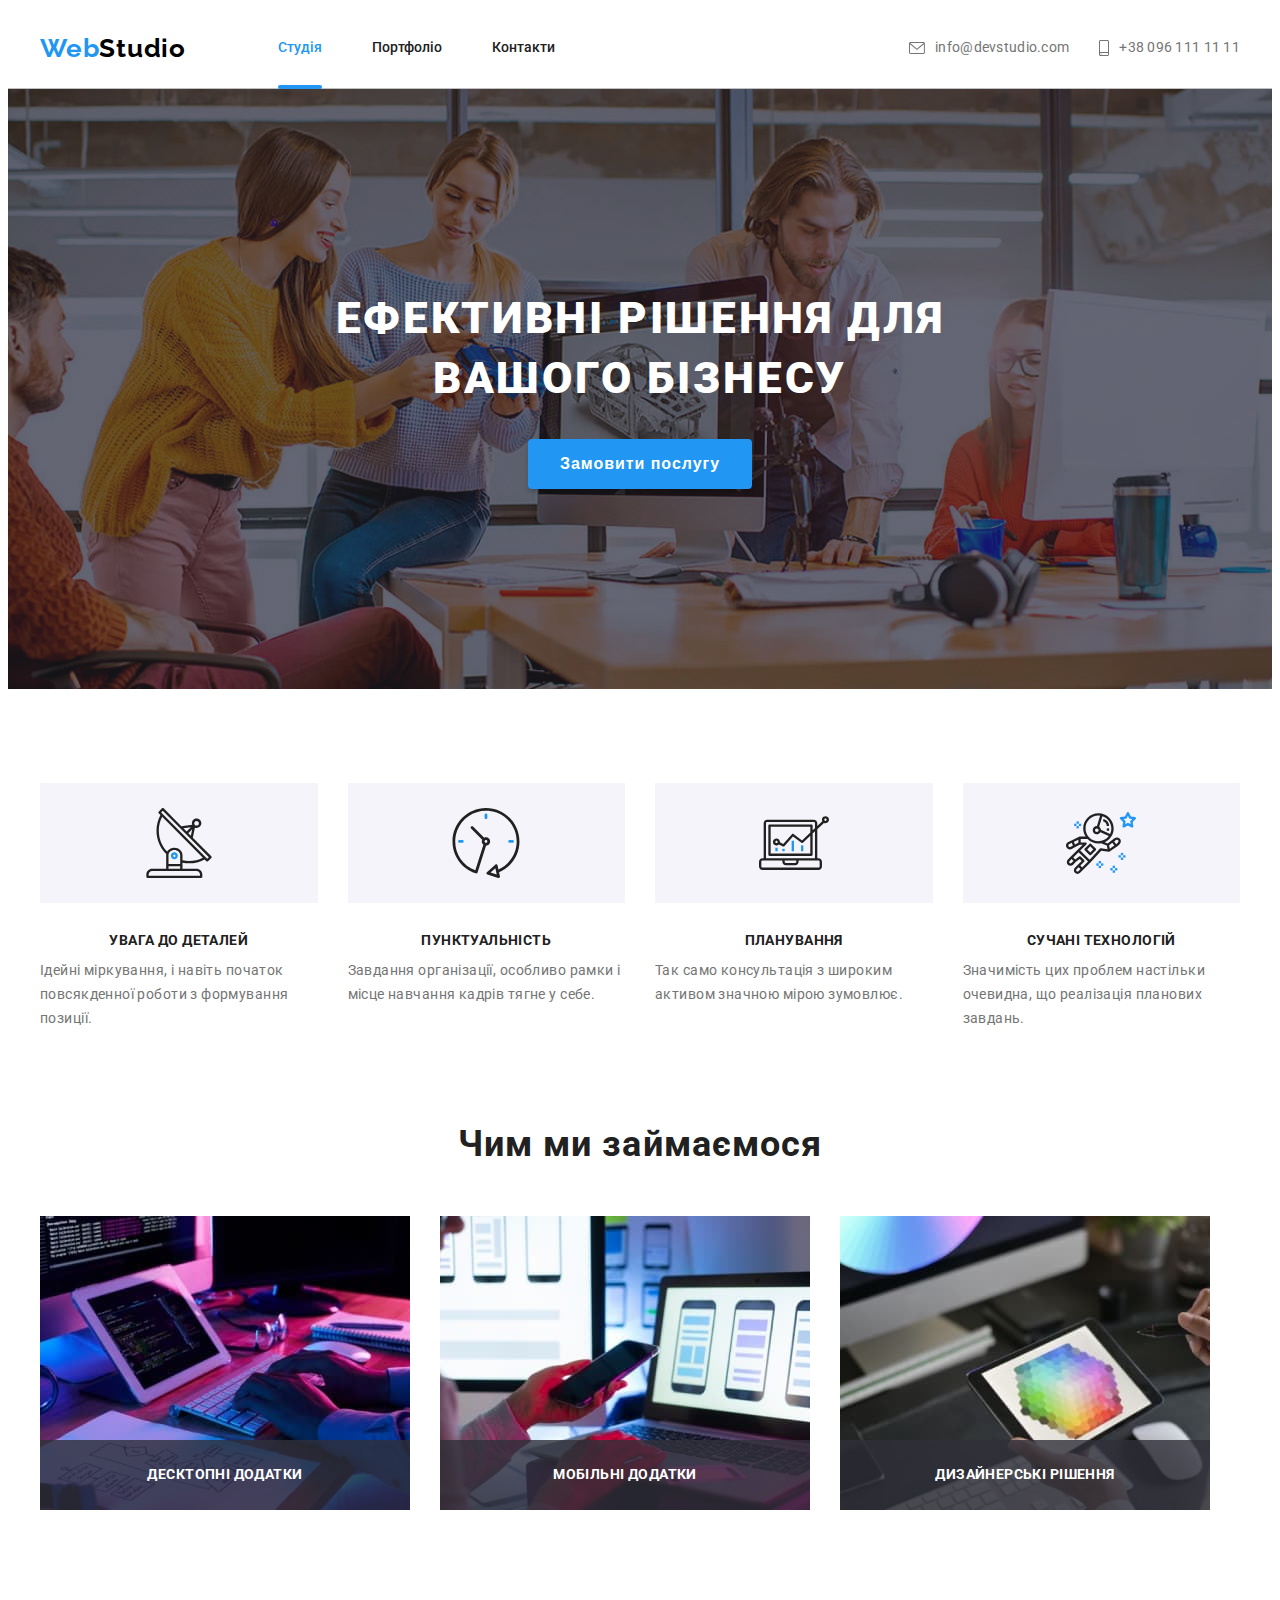
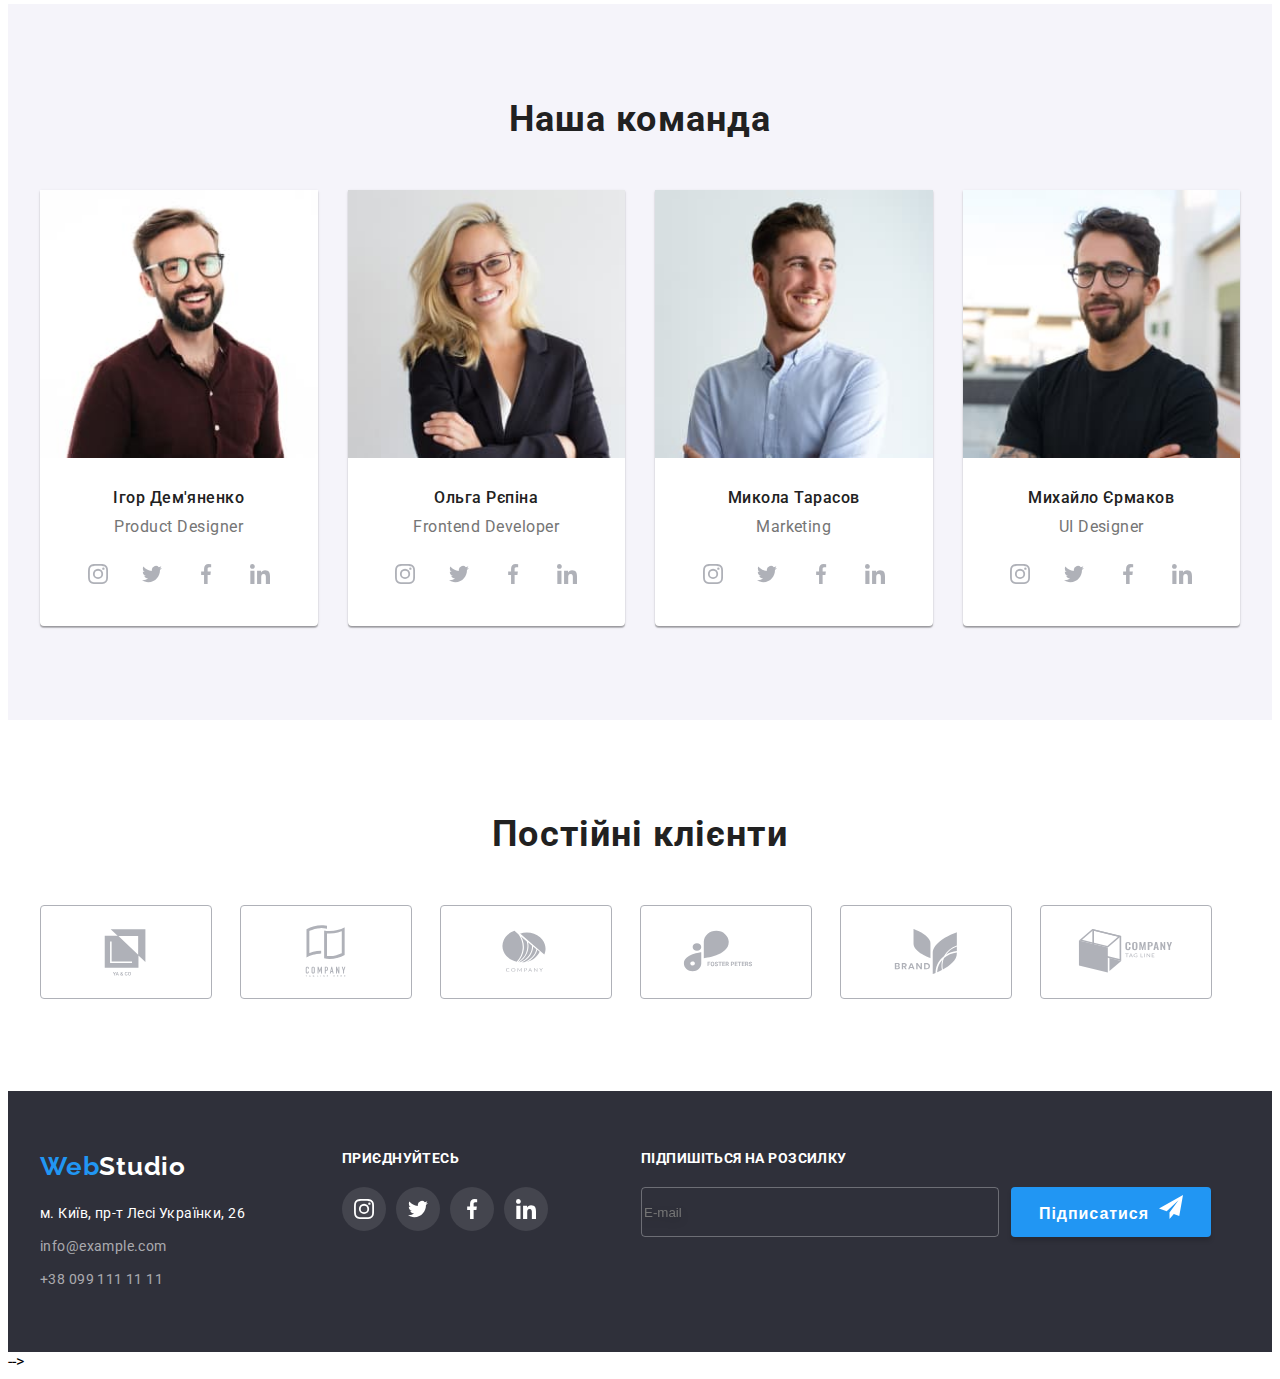
<file: index.html>
<!DOCTYPE html>
<html lang="uk">
	<head>
		<meta charset="UTF-8" />
		<meta http-equiv="X-UA-Compatible" content="IE=edge" />
		<meta name="viewport" content="width=device-width, initial-scale=1.0" />
		<title>homework02</title>
		<link rel="preconnect" href="https://fonts.googleapis.com" />
		<link rel="preconnect" href="https://fonts.gstatic.com" crossorigin />
		<link
			href="https://fonts.googleapis.com/css2?family=Raleway:wght@700&family=Roboto:wght@400;500;700;900&display=swap"
			rel="stylesheet"
		/>
		<link
			rel="stylesheet"
			href="https://cdnjs.cloudflare.com/ajax/libs/modern-normalize/1.1.0/modern-normalize.min.css"
			integrity="sha512-wpPYUAdjBVSE4KJnH1VR1HeZfpl1ub8YT/NKx4PuQ5NmX2tKuGu6U/JRp5y+Y8XG2tV+wKQpNHVUX03MfMFn9Q=="
			crossorigin="anonymous"
			referrerpolicy="no-referrer"
		/>
		<link rel="stylesheet" href="./css/main.min.css" />
		<link rel="stylesheet" href="./css/main.css" />
	</head>
	<body>
		<header class="header">
			<div class="container header__container">
				<a href="./" class="logo link"><span class="logo-web">Web</span>Studio</a>
				<nav class="navigation">
					<ul class="navigation__list list">
						<li class="navigation__item">
							<a href="" class="navigation__link link navigation-link__current current"> Студія</a>
						</li>
						<li class="navigation__item">
							<a href="./portfolio.html" class="navigation__link link"> Портфоліо</a>
						</li>
						<li class="navigation__item"><a href="" class="navigation__link link"> Контакти</a></li>
					</ul>
				</nav>
				<ul class="connect list">
					<li class="connect__item">
						<a href="mailto:info@devstudio.com" class="connect__link link"
							><svg class="connect__icon" width="16" height="12">
								<use href="./images/icons.svg#icon-envelope"></use>
							</svg>
							info@devstudio.com
						</a>
					</li>
					<li class="connect__item">
						<a href="tel:+380961111111" class="connect__link link"
							><svg class="connect__icon" width="10" height="16">
								<use href="./images/icons.svg#icon-smartphone1"></use>
							</svg>
							+38 096 111 11 11
						</a>
					</li>
				</ul>
				<button type="button" class="menu-open-btn" data-menu-open>
					<svg class="header-mob" width="40" height="40">
						<use href="./images/icons.svg#icon-header-risca"></use>
					</svg>
				</button>
			</div>
			<div class="mob-menu is-hidden" data-menu>
				<div class="container">
					<button class="menu-close-btn" id="two" data-menu-close>
						<svg class="header-mob" width="40" height="40">
							<use href="./images/icons.svg#icon-header-close"></use>
						</svg>
					</button>
					<nav class="mob-menu-navigation">
						<ul class="mob-menu-list list">
							<li class="mob-menu-item">
								<a href="" class="mob-menu-link link mob-menu-current current"> Студія</a>
							</li>
							<li class="mob-menu-item">
								<a href="./portfolio.html" class="mob-menu-link link"> Портфоліо</a>
							</li>
							<li class="mob-menu-item"><a href="" class="mob-menu-link link"> Контакти</a></li>
						</ul>
					</nav>
					<ul class="mob-connect list">
						<li class="mob-connect-item link">
							<a href="tel:+380961111111" class="mob-connect-tel link"> +38 096 111 11 11 </a>
						</li>
						<li class="mob-connect-item">
							<a href="mailto:info@devstudio.com" class="mob-connect-mail link">
								info@devstudio.com
							</a>
						</li>
					</ul>
					<ul class="mob-soc-hid list">
						<li class="mob-soc-item">
							<a href="" class="mob-soc-link link">Instagram</a>
						</li>
						<li class="mob-soc-item"><a href="" class="mob-soc-link link">Twitter</a></li>
						<li class="mob-soc-item"><a href="" class="mob-soc-link link">Facebook</a></li>
						<li class="mob-soc-item"><a href="" class="mob-soc-link link">LinkedIn</a></li>
					</ul>
				</div>
			</div>
		</header>
		<main>
			<section class="essential">
				<div class="container">
					<h1 class="essential__titel">
						Ефективні рішення для <br />
						вашого бізнесу
					</h1>
					<button type="button" class="essential__btn" data-modal-open>Замовити послугу</button>
				</div>
			</section>
			<section class="section">
				<div class="container">
					<h2 class="section__title">Невидимий контейнер</h2>
					<ul class="content list">
						<li class="content__item">
							<div class="content__icon-box">
								<svg class="content__icon" width="70" height="70">
									<use href="./images/icons.svg#icon-antenna"></use>
								</svg>
							</div>
							<h3 class="content__title">Увага до деталей</h3>
							<p class="content__text">
								Ідейні міркування, і навіть початок повсякденної роботи з формування позиції.
							</p>
						</li>
						<li class="content__item">
							<div class="content__icon-box">
								<svg class="content__icon" width="70" height="70">
									<use href="./images/icons.svg#icon-clock"></use>
								</svg>
							</div>
							<h3 class="content__title">Пунктуальність</h3>
							<p class="content__text">
								Завдання організації, особливо рамки і місце навчання кадрів тягне у себе.
							</p>
						</li>
						<li class="content__item">
							<div class="content__icon-box">
								<svg class="content__icon" width="70" height="70">
									<use href="./images/icons.svg#icon-diagram"></use>
								</svg>
							</div>
							<h3 class="content__title">Планування</h3>
							<p class="content__text">
								Так само консультація з широким активом значною мірою зумовлює.
							</p>
						</li>
						<li class="content__item">
							<div class="content__icon-box">
								<svg class="content__icon" width="70" height="70">
									<use href="./images/icons.svg#icon-astronaut"></use>
								</svg>
							</div>
							<h3 class="content__title">Сучані технологій</h3>
							<p class="content__text">
								Значимість цих проблем настільки очевидна, що реалізація планових завдань.
							</p>
						</li>
					</ul>
				</div>
			</section>
			<section class="section hidden-section">
				<div class="container">
					<h2 class="section__title-foto">Чим ми займаємося</h2>
					<ul class="foto list">
						<li class="foto__item">
							<div class="foto__box">
								<picture>
									<source
										srcset="./images/box1.jpg 1x, ./images/box-1-2x.jpg 2x"
										media="(min-width:1200px)"
									/>
									<img src="./images/box1.jpg" alt="box1" width="370" />
								</picture>
								<p class="foto__text">Десктопні додатки</p>
							</div>
						</li>
						<li class="foto__item">
							<div class="foto__box">
								<picture>
									<source
										srcset="./images/box2.jpg 1x, ./images/box-2-2x.jpg 2x"
										media="(min-width:1200px)"
									/>
									<img src="./images/box2.jpg" alt="box2" width="370" />
								</picture>
								<p class="foto__text">Мобільні додатки</p>
							</div>
						</li>
						<li class="foto__item">
							<div class="foto__box">
								<picture>
									<source
										srcset="./images/box3.jpg 1x, ./images/box-3-2x.jpg 2x"
										media="(min-width:1200px)"
									/>
									<img src="./images/box3.jpg" alt="box3" width="370" />
								</picture>
								<p class="foto__text">Дизайнерські рішення</p>
							</div>
						</li>
					</ul>
				</div>
			</section>
			<section class="section team">
				<div class="container">
					<h2 class="team-title">Наша команда</h2>
					<ul class="team-list list">
						<li class="team-item">
							<picture>
								<source
									srcset="./images/person-1-des.jpg 1x, ./images/person-1-des-2x.jpg 2x"
									media="(min-width:1200px)"
								/>
								<source
									srcset="./images/person-1-tab.jpg 1x, ./images/person-1-tab-2x.jpg 2x"
									media="(min-width:768px)"
								/>
								<source
									srcset="./images/person-1-mob.jpg 1x, ./images/person-1-mob-2x.jpg 2x"
									media="(max-width:767px)"
								/>
								<img src="./images/person-1-mob.jpg" alt="about" width="450" height="460" />
							</picture>
							<div class="team-data">
								<h3 class="team-name">Ігор Дем'яненко</h3>
								<p class="team-profession">Product Designer</p>
								<ul class="team-soc list">
									<li class="team-soc-item">
										<a href="" class="team-soc-link link">
											<svg class="team-soc-icon" width="20" height="20">
												<use href="./images/icons.svg#icon-instagram"></use>
											</svg>
										</a>
									</li>
									<li class="team-soc-item">
										<a href="" class="team-soc-link link">
											<svg class="team-soc-icon" width="20" height="20">
												<use href="./images/icons.svg#icon-twitter	"></use>
											</svg>
										</a>
									</li>
									<li class="team-soc-item">
										<a href="" class="team-soc-link link"
											><svg class="team-soc-icon" width="20" height="20">
												<use href="./images/icons.svg#icon-facebook"></use>
											</svg>
										</a>
									</li>
									<li class="team-soc-item">
										<a href="" class="team-soc-link link"
											><svg class="team-soc-icon" width="20" height="20">
												<use href="./images/icons.svg#icon-linkedin"></use>
											</svg>
										</a>
									</li>
								</ul>
							</div>
						</li>
						<li class="team-item">
							<picture>
								<source
									srcset="./images/person-2-des.jpg 1x, ./images/person-2-des-2x.jpg 2x"
									media="(min-width:1200px)"
								/>
								<source
									srcset="./images/person-2-tab.jpg 1x, ./images/person-2-tab-2x.jpg 2x"
									media="(min-width:768px)"
								/>
								<source
									srcset="./images/person-2-mob.jpg 1x, ./images/person-2-mob-2x.jpg 2x"
									media="(max-width:767px)"
								/>
								<img src="./images/person-2-mob.jpg" alt="about" width="450" height="460" />
							</picture>
							<div class="team-data">
								<h3 class="team-name">Ольга Рєпіна</h3>
								<p class="team-profession">Frontend Developer</p>
								<ul class="team-soc list">
									<li class="team-soc-item">
										<a href="" class="team-soc-link link">
											<svg class="team-soc-icon" width="20" height="20">
												<use href="./images/icons.svg#icon-instagram"></use>
											</svg>
										</a>
									</li>
									<li class="team-soc-item">
										<a href="" class="team-soc-link link">
											<svg class="team-soc-icon" width="20" height="20">
												<use href="./images/icons.svg#icon-twitter	"></use>
											</svg>
										</a>
									</li>
									<li class="team-soc-item">
										<a href="" class="team-soc-link link"
											><svg class="team-soc-icon" width="20" height="20">
												<use href="./images/icons.svg#icon-facebook"></use>
											</svg>
										</a>
									</li>
									<li class="team-soc-item">
										<a href="" class="team-soc-link link"
											><svg class="team-soc-icon" width="20" height="20">
												<use href="./images/icons.svg#icon-linkedin"></use>
											</svg>
										</a>
									</li>
								</ul>
							</div>
						</li>
						<li class="team-item">
							<picture>
								<source
									srcset="./images/person-3-des.jpg 1x, ./images/person-3-des-2x.jpg 2x"
									media="(min-width:1200px)"
								/>
								<source
									srcset="./images/person-3-tab.jpg 1x, ./images/person-3-tab-2x.jpg 2x"
									media="(min-width:768px)"
								/>
								<source
									srcset="./images/person-3-mob.jpg 1x, ./images/person-3-mob-2x.jpg 2x"
									media="(max-width:767px)"
								/>
								<img src="./images/person-3-mob.jpg" alt="about" width="450" height="460" />
							</picture>
							<div class="team-data">
								<h3 class="team-name">Микола Тарасов</h3>
								<p class="team-profession">Marketing</p>
								<ul class="team-soc list">
									<li class="team-soc-item">
										<a href="" class="team-soc-link link">
											<svg class="team-soc-icon" width="20" height="20">
												<use href="./images/icons.svg#icon-instagram"></use>
											</svg>
										</a>
									</li>
									<li class="team-soc-item">
										<a href="" class="team-soc-link link">
											<svg class="team-soc-icon" width="20" height="20">
												<use href="./images/icons.svg#icon-twitter	"></use>
											</svg>
										</a>
									</li>
									<li class="team-soc-item">
										<a href="" class="team-soc-link link"
											><svg class="team-soc-icon" width="20" height="20">
												<use href="./images/icons.svg#icon-facebook"></use>
											</svg>
										</a>
									</li>
									<li class="team-soc-item">
										<a href="" class="team-soc-link link"
											><svg class="team-soc-icon" width="20" height="20">
												<use href="./images/icons.svg#icon-linkedin"></use>
											</svg>
										</a>
									</li>
								</ul>
							</div>
						</li>
						<li class="team-item">
							<picture>
								<source
									srcset="./images/person-4-des.jpg 1x, ./images/person-4-des-2x.jpg 2x"
									media="(min-width:1200px)"
								/>
								<source
									srcset="./images/person-4-tab.jpg 1x, ./images/person-4-tab-2x.jpg 2x"
									media="(min-width:768px)"
								/>
								<source
									srcset="./images/person-4-mob.jpg 1x, ./images/person-4-mob-2x.jpg 2x"
									media="(max-width:767px)"
								/>
								<img src="./images/person-4-mob.jpg" alt="about" width="450" height="460" />
							</picture>
							<div class="team-data">
								<h3 class="team-name">Михайло Єрмаков</h3>
								<p class="team-profession">UI Designer</p>
								<ul class="team-soc list">
									<li class="team-soc-item">
										<a href="" class="team-soc-link link">
											<svg class="team-soc-icon" width="20" height="20">
												<use href="./images/icons.svg#icon-instagram"></use>
											</svg>
										</a>
									</li>
									<li class="team-soc-item">
										<a href="" class="team-soc-link link">
											<svg class="team-soc-icon" width="20" height="20">
												<use href="./images/icons.svg#icon-twitter	"></use>
											</svg>
										</a>
									</li>
									<li class="team-soc-item">
										<a href="" class="team-soc-link link"
											><svg class="team-soc-icon" width="20" height="20">
												<use href="./images/icons.svg#icon-facebook"></use>
											</svg>
										</a>
									</li>
									<li class="team-soc-item">
										<a href="" class="team-soc-link link"
											><svg class="team-soc-icon" width="20" height="20">
												<use href="./images/icons.svg#icon-linkedin"></use>
											</svg>
										</a>
									</li>
								</ul>
							</div>
						</li>
					</ul>
				</div>
			</section>
			<section class="section client">
				<div class="container">
					<h2 class="client-title">Постійні клієнти</h2>
					<ul class="client-list list">
						<li class="client-item">
							<a href="" class="client-soc-link link">
								<svg class="client-soc-icon" width="106" height="60">
									<use href="./images/icons.svg#icon-Logo1"></use>
								</svg>
							</a>
						</li>
						<li class="client-item">
							<a href="" class="client-soc-link link">
								<svg class="client-soc-icon" width="106" height="60">
									<use href="./images/icons.svg#icon-Logo2"></use>
								</svg>
							</a>
						</li>
						<li class="client-item">
							<a href="" class="client-soc-link link">
								<svg class="client-soc-icon" width="106" height="60">
									<use href="./images/icons.svg#icon-Logo3"></use>
								</svg>
							</a>
						</li>
						<li class="client-item">
							<a href="" class="client-soc-link link">
								<svg class="client-soc-icon" width="106" height="60">
									<use href="./images/icons.svg#icon-Logo4"></use>
								</svg>
							</a>
						</li>
						<li class="client-item">
							<a href="" class="client-soc-link link">
								<svg class="client-soc-icon" width="106" height="60">
									<use href="./images/icons.svg#icon-Logo5"></use>
								</svg>
							</a>
						</li>
						<li class="client-item">
							<a href="" class="client-soc-link link">
								<svg class="client-soc-icon" width="106" height="60">
									<use href="./images/icons.svg#icon-Logo6"></use>
								</svg>
							</a>
						</li>
					</ul>
				</div>
			</section>
		</main>
		<footer class="contacts">
			<div class="container footer__container">
				<div class="container-tablet">
					<div class="flecsy">
						<a href="./" class="logo-contacts link"><span class="logo-web">Web</span>Studio</a>
						<address class="info">
							<ul class="info-list list">
								<li class="info-item">
									<a
										class="info-address link"
										href="https://goo.gl/maps/SW1nA3isdETWnzQe9"
										target="_blank"
										rel="noopener nereferrer nofollow"
									>
										м. Київ, пр-т Лесі Українки, 26
									</a>
								</li>
								<li class="info-item">
									<a href="mailto:info@example.com" class="info-mail link">info@example.com</a>
								</li>
								<li class="info-item">
									<a href="tel:+380991111111" class="info-tel link">+38 099 111 11 11</a>
								</li>
							</ul>
						</address>
					</div>
					<div class="footer-continer">
						<p class="footer-title">приєднуйтесь</p>
						<ul class="footer-soc list">
							<li class="footer-soc-item">
								<a href="" class="footer-soc-link link">
									<svg class="footer-soc-icon" width="20" height="20">
										<use href="./images/icons.svg#icon-instagram"></use>
									</svg>
								</a>
							</li>
							<li class="footer-soc-item">
								<a href="" class="footer-soc-link link">
									<svg class="footer-soc-icon" width="20" height="20">
										<use href="./images/icons.svg#icon-twitter	"></use>
									</svg>
								</a>
							</li>
							<li class="footer-soc-item">
								<a href="" class="footer-soc-link link"
									><svg class="footer-soc-icon" width="20" height="20">
										<use href="./images/icons.svg#icon-facebook"></use>
									</svg>
								</a>
							</li>
							<li class="footer-soc-item">
								<a href="" class="footer-soc-link link"
									><svg class="footer-soc-icon" width="20" height="20">
										<use href="./images/icons.svg#icon-linkedin"></use>
									</svg>
								</a>
							</li>
						</ul>
					</div>
				</div>
				<div class="footer-letter">
					<p class="text-soc-it">Підпишіться на розсилку</p>
					<form class="footer-form">
						<input
							type="text"
							class="footer-letter-mail"
							name="footer-letter-mail"
							placeholder="E-mail"
						/>
						<button type="submit" class="btn-footer-text sent-letter">
							Підписатися<svg class="footer-letter-icon" width="24" height="24">
								<use href="./images/icons.svg#icon-icon-send"></use>
							</svg>
						</button>
					</form>
				</div>
			</div>
		</footer>
		<div class="backdrop is-hidden" data-modal>
			<div class="modal">
				<button type="button" class="btn-modal" data-modal-close>
					<svg class="modal-icon" width="11" height="11">
						<use href="./images/icons.svg#icon-Vector"></use>
					</svg>
				</button>
				<p class="modal-title">Залиште свої дані, ми вам передзвонимо</p>
				<form class="modal-form">
					<div class="form-field">
						<label for="dfgh" class="input-title">Ім'я</label>
						<div class="input-wrap">
							<input type="text" class="form-input" name="user-name" id="dfgh" />
							<svg class="input-icon" width="18" height="18">
								<use href="./images/icons.svg#icon-person-name1"></use>
							</svg>
						</div>
					</div>
					<div class="form-field">
						<label for="scfdsc" class="input-title">Телефон</label>
						<div class="input-wrap">
							<input type="tel" class="form-input" name="user-tel" id="scfdsc" />
							<svg class="input-icon" width="18" height="18">
								<use href="./images/icons.svg#icon-person-tel"></use>
							</svg>
						</div>
					</div>
					<div class="form-field">
						<label for="vbnm" class="input-title">Пошта</label>
						<div class="input-wrap">
							<input type="email" class="form-input" name="user-email" id="vbnm" />
							<svg class="input-icon" width="18" height="18">
								<use href="./images/icons.svg#icon-person-email"></use>
							</svg>
						</div>
					</div>
					<div class="form-field-com">
						<label for="user-coment" class="input-title">Коментар</label>
						<textarea
							name="user-coment"
							id="user-coment"
							class="modal-text"
							placeholder="Введіть текст"
						></textarea>
					</div>
					<div class="form-field-com">
						<input
							type="checkbox"
							name="user-polyci"
							value="true"
							class="input-check section__title"
							id="user-polyci"
						/>
						<label for="user-polyci" class="form-polyci"
							>Погоджуюся з розсилкою та приймаю <span class="check-polyci">Умови договору</span>
						</label>
					</div>
					<button type="submit" class="btn-form">Відправити</button>
				</form>
			</div>
		</div>
		-->
		<script src="./js/modal.js"></script>
		<script src="./js/menu.js"></script>
	</body>
</html>
</file>
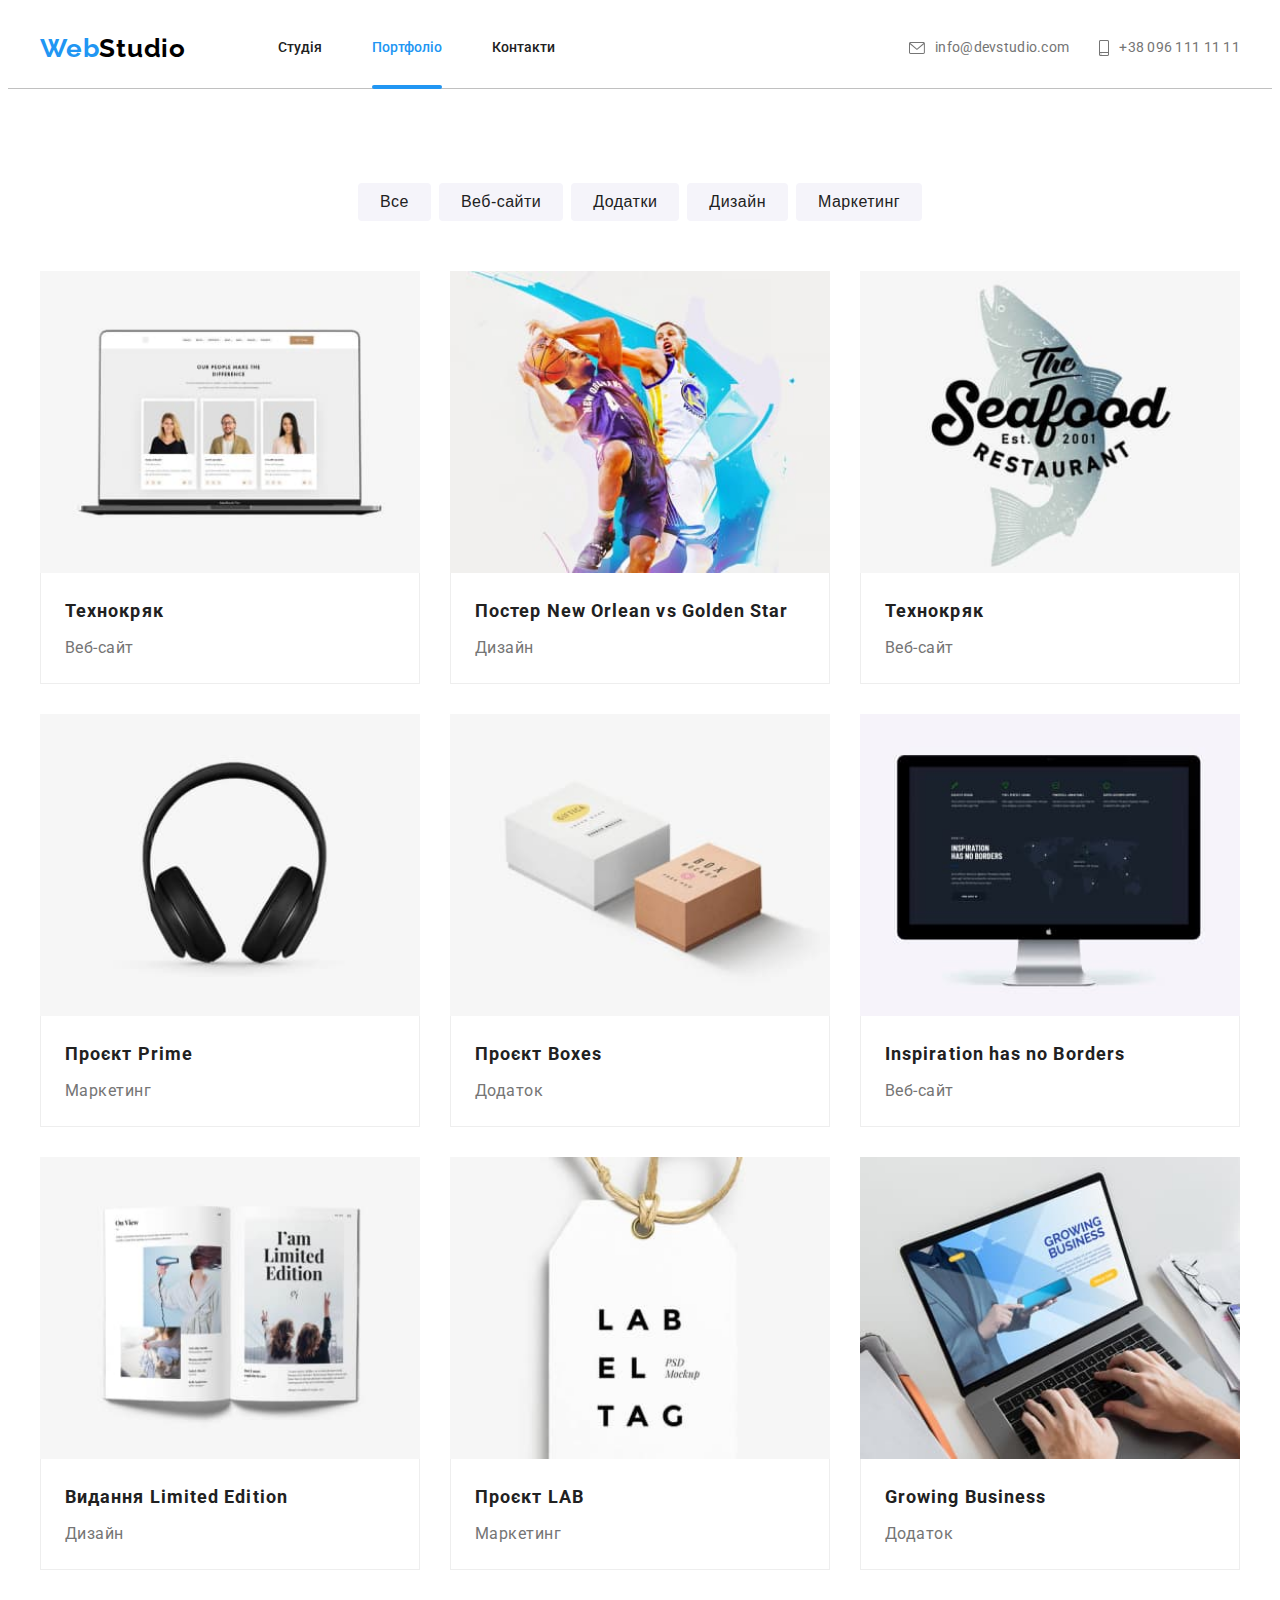
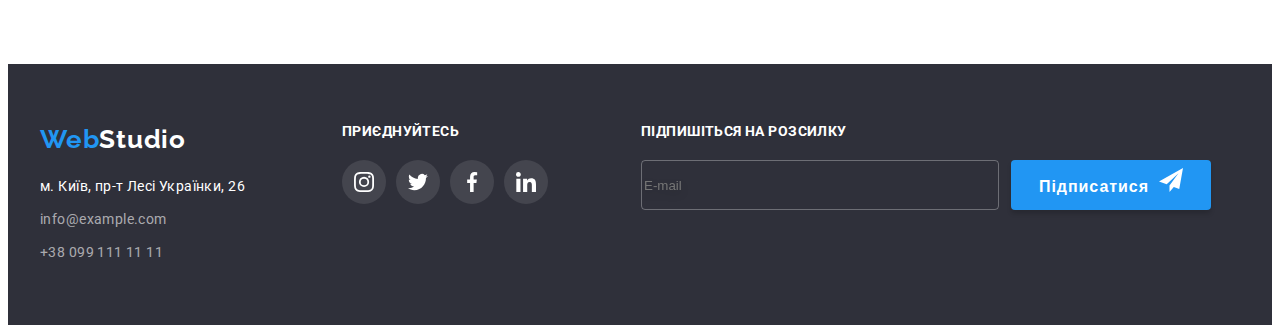
<file: portfolio.html>
<!DOCTYPE html>
<html lang="uk">
	<head>
		<meta charset="UTF-8" />
		<meta http-equiv="X-UA-Compatible" content="IE=edge" />
		<meta name="viewport" content="width=device-width, initial-scale=1.0" />
		<title>homework02</title>
		<link rel="preconnect" href="https://fonts.googleapis.com" />
		<link rel="preconnect" href="https://fonts.gstatic.com" crossorigin />
		<link
			href="https://fonts.googleapis.com/css2?family=Raleway:wght@700&family=Roboto:wght@400;500;700;900&display=swap"
			rel="stylesheet"
		/>
		<link
			rel="stylesheet"
			href="https://cdnjs.cloudflare.com/ajax/libs/modern-normalize/1.1.0/modern-normalize.min.css"
			integrity="sha512-wpPYUAdjBVSE4KJnH1VR1HeZfpl1ub8YT/NKx4PuQ5NmX2tKuGu6U/JRp5y+Y8XG2tV+wKQpNHVUX03MfMFn9Q=="
			crossorigin="anonymous"
			referrerpolicy="no-referrer"
		/>
		<link rel="stylesheet" href="./css/main.min.css" />
		<link rel="stylesheet" href="./css/main.css" />
	</head>
	<body>
		<header class="header">
			<div class="container header__container">
				<a href="./" class="logo link"><span class="logo-web">Web</span>Studio</a>
				<nav class="navigation">
					<ul class="navigation__list list">
						<li class="navigation__item">
							<a href="./index.html" class="navigation__link link"> Студія</a>
						</li>
						<li class="navigation__item">
							<a href="" class="navigation__link link navigation-link__current current">
								Портфоліо</a
							>
						</li>
						<li class="navigation__item"><a href="" class="navigation__link link"> Контакти</a></li>
					</ul>
				</nav>
				<ul class="connect list">
					<li class="connect__item">
						<a href="mailto:info@devstudio.com" class="connect__link link"
							><svg class="connect__icon" width="16" height="12">
								<use href="./images/icons.svg#icon-envelope"></use>
							</svg>
							info@devstudio.com
						</a>
					</li>
					<li class="connect__item">
						<a href="tel:+380961111111" class="connect__link link"
							><svg class="connect__icon" width="10" height="16">
								<use href="./images/icons.svg#icon-smartphone1"></use>
							</svg>
							+38 096 111 11 11
						</a>
					</li>
				</ul>
				<button type="button" class="menu-open-btn" data-menu-open>
					<svg class="header-mob" width="40" height="40">
						<use href="./images/icons.svg#icon-header-risca"></use>
					</svg>
				</button>
			</div>
			<div class="mob-menu is-hidden" data-menu>
				<div class="container">
					<button class="menu-close-btn" data-menu-close>
						<svg class="header-mob" width="40" height="40">
							<use href="./images/icons.svg#icon-header-close"></use>
						</svg>
					</button>
					<nav class="mob-menu-navigation">
						<ul class="mob-menu-list list">
							<li class="mob-menu-item">
								<a href="./index.html" class="mob-menu-link link"> Студія</a>
							</li>
							<li class="mob-menu-item">
								<a href="" class="mob-menu-link link mob-menu-current curren"> Портфоліо</a>
							</li>
							<li class="mob-menu-item"><a href="" class="mob-menu-link link"> Контакти</a></li>
						</ul>
					</nav>
					<ul class="mob-connect list">
						<li class="mob-connect-item link">
							<a href="tel:+380961111111" class="mob-connect-tel link"> +38 096 111 11 11 </a>
						</li>
						<li class="mob-connect-item">
							<a href="mailto:info@devstudio.com" class="mob-connect-mail link">
								info@devstudio.com
							</a>
						</li>
					</ul>
					<ul class="mob-soc-hid list">
						<li class="mob-soc-item">
							<a href="" class="mob-soc-link link">Instagram</a>
						</li>
						<li class="mob-soc-item"><a href="" class="mob-soc-link link">Twitter</a></li>
						<li class="mob-soc-item"><a href="" class="mob-soc-link link">Facebook</a></li>
						<li class="mob-soc-item"><a href="" class="mob-soc-link link">LinkedIn</a></li>
					</ul>
				</div>
			</div>
		</header>
		<main>
			<section class="section">
				<div class="container">
					<h1 class="section__title">Потфоліо</h1>
					<ul class="filter list">
						<li class="filter-item">
							<button type="button" class="filter-btn">Все</button>
						</li>
						<li class="filter-item">
							<button type="button" class="filter-btn">Веб-сайти</button>
						</li>
						<li class="filter-item">
							<button type="button" class="filter-btn">Додатки</button>
						</li>
						<li class="filter-item">
							<button type="button" class="filter-btn">Дизайн</button>
						</li>
						<li class="filter-item">
							<button type="button" class="filter-btn">Маркетинг</button>
						</li>
					</ul>
					<ul class="work-item list">
						<li class="work-list">
							<a href="" class="work-link-asd link">
								<article class="work-card">
									<div class="work-link">
										<picture>
											<source
												srcset="./images/project-1-des.jpg 1x, ./images/project-1-des-2x.jpg 2x"
												media="(min-width:1200px)"
											/>
											<source
												srcset="./images/project-1-tab.jpg 1x, ./images/project-1-tab-2x.jpg 2x"
												media="(min-width:768px)"
											/>
											<source
												srcset="./images/project-1-mob.jpg 1x, ./images/project-1-mob-2x.jpg 2x"
												media="(max-width:767px)"
											/>
											<img
												src="./images/project-1-mob.jpg"
												alt="project1"
												width="450"
												height="294"
											/>
										</picture>
										<p class="work-top-text">
											Ресурс пропонує комплексні пропозиції з різним рівнем функціоналу та сервісів.
											Все це дозволить відвідувачу отримати вичерпні відомості про компанію чи
											приватну особу.
										</p>
									</div>
									<div class="work-data">
										<h2 class="work-title">Технокряк</h2>
										<p class="work-pre-title">Веб-сайт</p>
									</div>
								</article>
							</a>
						</li>
						<li class="work-list">
							<a href="" class="work-link-asd link">
								<article class="work-card">
									<div class="work-link">
										<picture>
											<source
												srcset="./images/project-2-des.jpg 1x, ./images/project-2-des-2x.jpg 2x"
												media="(min-width:1200px)"
											/>
											<source
												srcset="./images/project-2-tab.jpg 1x, ./images/project-2-tab-2x.jpg 2x"
												media="(min-width:768px)"
											/>
											<source
												srcset="./images/project-2-mob.jpg 1x, ./images/project-2-mob-2x.jpg 2x"
												media="(max-width:767px)"
											/>
											<img
												src="./images/project-2-mob.jpg"
												alt="project1"
												width="450"
												height="294"
											/>
										</picture>
										<p class="work-top-text">
											Ресурс пропонує комплексні пропозиції з різним рівнем функціоналу та сервісів.
											Все це дозволить відвідувачу отримати вичерпні відомості про компанію чи
											приватну особу.
										</p>
									</div>
									<div class="work-data">
										<h2 class="work-title">Постер New Orlean vs Golden Star</h2>
										<p class="work-pre-title">Дизайн</p>
									</div>
								</article>
							</a>
						</li>
						<li class="work-list">
							<a href="" class="work-link-asd link">
								<article class="work-card">
									<div class="work-link">
										<picture>
											<source
												srcset="./images/project-3-des.jpg 1x, ./images/project-3-des-2x.jpg 2x"
												media="(min-width:1200px)"
											/>
											<source
												srcset="./images/project-3-tab.jpg 1x, ./images/project-3-tab-2x.jpg 2x"
												media="(min-width:768px)"
											/>
											<source
												srcset="./images/project-3-mob.jpg 1x, ./images/project-3-mob-2x.jpg 2x"
												media="(max-width:767px)"
											/>
											<img
												src="./images/project-3-mob.jpg"
												alt="project1"
												width="450"
												height="294"
											/>
										</picture>
										<p class="work-top-text">
											Ресурс пропонує комплексні пропозиції з різним рівнем функціоналу та сервісів.
											Все це дозволить відвідувачу отримати вичерпні відомості про компанію чи
											приватну особу.
										</p>
									</div>
									<div class="work-data">
										<h2 class="work-title">Технокряк</h2>
										<p class="work-pre-title">Веб-сайт</p>
									</div>
								</article>
							</a>
						</li>
						<li class="work-list">
							<a href="" class="work-link-asd link">
								<article class="work-card">
									<div class="work-link">
										<picture>
											<source
												srcset="./images/project-4-des.jpg 1x, ./images/project-4-des-2x.jpg 2x"
												media="(min-width:1200px)"
											/>
											<source
												srcset="./images/project-4-tab.jpg 1x, ./images/project-4-tab-2x.jpg 2x"
												media="(min-width:768px)"
											/>
											<source
												srcset="./images/project-4-mob.jpg 1x, ./images/project-4-mob-2x.jpg 2x"
												media="(max-width:767px)"
											/>
											<img
												src="./images/project-4-mob.jpg"
												alt="project1"
												width="450"
												height="294"
											/>
										</picture>
										<p class="work-top-text">
											Ресурс пропонує комплексні пропозиції з різним рівнем функціоналу та сервісів.
											Все це дозволить відвідувачу отримати вичерпні відомості про компанію чи
											приватну особу.
										</p>
									</div>
									<div class="work-data">
										<h2 class="work-title">Проєкт Prime</h2>
										<p class="work-pre-title">Маркетинг</p>
									</div>
								</article>
							</a>
						</li>
						<li class="work-list">
							<a href="" class="work-link-asd link">
								<article class="work-card">
									<div class="work-link">
										<picture>
											<source
												srcset="./images/project-5-des.jpg 1x, ./images/project-5-des-2x.jpg 2x"
												media="(min-width:1200px)"
											/>
											<source
												srcset="./images/project-5-tab.jpg 1x, ./images/project-5-tab-2x.jpg 2x"
												media="(min-width:768px)"
											/>
											<source
												srcset="./images/project-5-mob.jpg 1x, ./images/project-5-mob-2x.jpg 2x"
												media="(max-width:767px)"
											/>
											<img
												src="./images/project-5-mob.jpg"
												alt="project1"
												width="450"
												height="294"
											/>
										</picture>
										<p class="work-top-text">
											Ресурс пропонує комплексні пропозиції з різним рівнем функціоналу та сервісів.
											Все це дозволить відвідувачу отримати вичерпні відомості про компанію чи
											приватну особу.
										</p>
									</div>
									<div class="work-data">
										<h2 class="work-title">Проєкт Boxes</h2>
										<p class="work-pre-title">Додаток</p>
									</div>
								</article>
							</a>
						</li>
						<li class="work-list">
							<a href="" class="work-link-asd link">
								<article class="work-card">
									<div class="work-link">
										<picture>
											<source
												srcset="./images/project-6-des.jpg 1x, ./images/project-6-des-2x.jpg 2x"
												media="(min-width:1200px)"
											/>
											<source
												srcset="./images/project-6-tab.jpg 1x, ./images/project-6-tab-2x.jpg 2x"
												media="(min-width:768px)"
											/>
											<source
												srcset="./images/project-6-mob.jpg 1x, ./images/project-6-mob-2x.jpg 2x"
												media="(max-width:767px)"
											/>
											<img
												src="./images/project-6-mob.jpg"
												alt="project1"
												width="450"
												height="294"
											/>
										</picture>
										<p class="work-top-text">
											Ресурс пропонує комплексні пропозиції з різним рівнем функціоналу та сервісів.
											Все це дозволить відвідувачу отримати вичерпні відомості про компанію чи
											приватну особу.
										</p>
									</div>
									<div class="work-data">
										<h2 class="work-title">Inspiration has no Borders</h2>
										<p class="work-pre-title">Веб-сайт</p>
									</div>
								</article>
							</a>
						</li>
						<li class="work-list">
							<a href="" class="work-link-asd link">
								<article class="work-card">
									<div class="work-link">
										<picture>
											<source
												srcset="./images/project-7-des.jpg 1x, ./images/project-7-des-2x.jpg 2x"
												media="(min-width:1200px)"
											/>
											<source
												srcset="./images/project-7-tab.jpg 1x, ./images/project-7-tab-2x.jpg 2x"
												media="(min-width:768px)"
											/>
											<source
												srcset="./images/project-7-mob.jpg 1x, ./images/project-7-mob-2x.jpg 2x"
												media="(max-width:767px)"
											/>
											<img
												src="./images/project-7-mob.jpg"
												alt="project1"
												width="450"
												height="294"
											/>
										</picture>
										<p class="work-top-text">
											Ресурс пропонує комплексні пропозиції з різним рівнем функціоналу та сервісів.
											Все це дозволить відвідувачу отримати вичерпні відомості про компанію чи
											приватну особу.
										</p>
									</div>
									<div class="work-data">
										<h2 class="work-title">Видання Limited Edition</h2>
										<p class="work-pre-title">Дизайн</p>
									</div>
								</article>
							</a>
						</li>
						<li class="work-list">
							<a href="" class="work-link-asd link">
								<article class="work-card">
									<div class="work-link">
										<picture>
											<source
												srcset="./images/project-8-des.jpg 1x, ./images/project-8-des-2x.jpg 2x"
												media="(min-width:1200px)"
											/>
											<source
												srcset="./images/project-8-tab.jpg 1x, ./images/project-8-tab-2x.jpg 2x"
												media="(min-width:768px)"
											/>
											<source
												srcset="./images/project-8-mob.jpg 1x, ./images/project-8-mob-2x.jpg 2x"
												media="(max-width:767px)"
											/>
											<img
												src="./images/project-8-mob.jpg"
												alt="project1"
												width="450"
												height="294"
											/>
										</picture>
										<p class="work-top-text">
											Ресурс пропонує комплексні пропозиції з різним рівнем функціоналу та сервісів.
											Все це дозволить відвідувачу отримати вичерпні відомості про компанію чи
											приватну особу.
										</p>
									</div>
									<div class="work-data">
										<h2 class="work-title">Проєкт LAB</h2>
										<p class="work-pre-title">Маркетинг</p>
									</div>
								</article>
							</a>
						</li>
						<li class="work-list">
							<a href="" class="work-link-asd link">
								<article class="work-card">
									<div class="work-link">
										<picture>
											<source
												srcset="./images/project-9-des.jpg 1x, ./images/project-9-des-2x.jpg 2x"
												media="(min-width:1200px)"
											/>
											<source
												srcset="./images/project-9-tab.jpg 1x, ./images/project-9-tab-2x.jpg 2x"
												media="(min-width:768px)"
											/>
											<source
												srcset="./images/project-9-mob.jpg 1x, ./images/project-9-mob-2x.jpg 2x"
												media="(max-width:767px)"
											/>
											<img
												src="./images/project-9-mob.jpg"
												alt="project1"
												width="450"
												height="294"
											/>
										</picture>
										<p class="work-top-text">
											Ресурс пропонує комплексні пропозиції з різним рівнем функціоналу та сервісів.
											Все це дозволить відвідувачу отримати вичерпні відомості про компанію чи
											приватну особу.
										</p>
									</div>
									<div class="work-data">
										<h2 class="work-title">Growing Business</h2>
										<p class="work-pre-title">Додаток</p>
									</div>
								</article>
							</a>
						</li>
					</ul>
				</div>
			</section>
		</main>
		<footer class="contacts">
			<div class="container footer__container">
				<div class="container-tablet">
					<div class="flecsy">
						<a href="./" class="logo-contacts link"><span class="logo-web">Web</span>Studio</a>
						<address class="info">
							<ul class="info-list list">
								<li class="info-item">
									<a
										class="info-address link"
										href="https://goo.gl/maps/SW1nA3isdETWnzQe9"
										target="_blank"
										rel="noopener nereferrer nofollow"
									>
										м. Київ, пр-т Лесі Українки, 26
									</a>
								</li>
								<li class="info-item">
									<a href="mailto:info@example.com" class="info-mail link">info@example.com</a>
								</li>
								<li class="info-item">
									<a href="tel:+380991111111" class="info-tel link">+38 099 111 11 11</a>
								</li>
							</ul>
						</address>
					</div>
					<div class="footer-continer">
						<p class="footer-title">приєднуйтесь</p>
						<ul class="footer-soc list">
							<li class="footer-soc-item">
								<a href="" class="footer-soc-link link">
									<svg class="footer-soc-icon" width="20" height="20">
										<use href="./images/icons.svg#icon-instagram"></use>
									</svg>
								</a>
							</li>
							<li class="footer-soc-item">
								<a href="" class="footer-soc-link link">
									<svg class="footer-soc-icon" width="20" height="20">
										<use href="./images/icons.svg#icon-twitter	"></use>
									</svg>
								</a>
							</li>
							<li class="footer-soc-item">
								<a href="" class="footer-soc-link link"
									><svg class="footer-soc-icon" width="20" height="20">
										<use href="./images/icons.svg#icon-facebook"></use>
									</svg>
								</a>
							</li>
							<li class="footer-soc-item">
								<a href="" class="footer-soc-link link"
									><svg class="footer-soc-icon" width="20" height="20">
										<use href="./images/icons.svg#icon-linkedin"></use>
									</svg>
								</a>
							</li>
						</ul>
					</div>
				</div>
				<div class="footer-letter">
					<p class="text-soc-it">Підпишіться на розсилку</p>
					<form class="footer-form">
						<input
							type="text"
							class="footer-letter-mail"
							name="footer-letter-mail"
							placeholder="E-mail"
						/>
						<button type="submit" class="btn-footer-text sent-letter">
							Підписатися<svg class="footer-letter-icon" width="24" height="24">
								<use href="./images/icons.svg#icon-icon-send"></use>
							</svg>
						</button>
					</form>
				</div>
			</div>
		</footer>
		<script src="./js/menu.js"></script>
	</body>
</html>
</file>
<file: css/main.css>
:root {
  --second--title--color: #757575;
  --main--title--black: #2196f3;
  --item--color--white: #ffffff;
  --main--item--color: #212121;
}

p,
h1,
h2,
h3,
h4,
h5,
h6 {
  margin: 0;
}

ul {
  margin: 0;
  padding-left: 0;
}

img {
  width: 100%;
  display: block;
  max-width: 100%;
  height: auto;
}

body.modal-open {
  overflow: hidden;
}

body {
  font-family: Roboto, sans-serif;
}

.list {
  list-style: none;
}

.link {
  text-decoration: none;
  display: block;
}

.section__title {
  position: absolute;
  white-space: nowrap;
  width: 1px;
  height: 1px;
  overflow: hidden;
  border: 0;
  padding: 0;
  clip: rect(0 0 0 0);
  -webkit-clip-path: inset(50%);
          clip-path: inset(50%);
  margin: -1px;
}

.container {
  width: 100%;
  padding-left: 15px;
  padding-right: 15px;
  margin: 0 auto;
}
@media screen and (min-width: 480px) {
  .container {
    width: 480px;
  }
}
@media screen and (min-width: 768px) {
  .container {
    width: 768px;
  }
}
@media screen and (min-width: 1200px) {
  .container {
    width: 1200px;
  }
}

.section {
  padding: 60px 0;
}
@media screen and (min-width: 1200px) {
  .section {
    padding: 94px 0;
  }
}

.backdrop {
  padding-left: 15px;
  padding-right: 15px;
  position: fixed;
  top: 0;
  width: 100%;
  height: 100%;
  background-color: rgba(0, 0, 0, 0.2);
  transition: opacity 250ms cubic-bezier(0.4, 0, 0.2, 1), visibility 250ms cubic-bezier(0.4, 0, 0.2, 1);
  overflow-y: scroll;
}

.is-hidden {
  visibility: hidden;
  opacity: 0;
  pointer-events: none;
}

.modal {
  position: relative;
  max-height: 100vh;
  width: 528px;
  height: 581px;
  background: #ffffff;
  box-shadow: 0px 1px 3px rgba(0, 0, 0, 0.12), 0px 1px 1px rgba(0, 0, 0, 0.14), 0px 2px 1px rgba(0, 0, 0, 0.2);
  border-radius: 4px;
  top: 50%;
  left: 50%;
  padding: 40px;
  transform: translate(-50%, -30%) scale(1);
  transition: transform 250ms cubic-bezier(0.4, 0, 0.2, 1);
}
@media screen and (max-width: 1199px) {
  .modal {
    width: 450px;
    height: 609px;
  }
}

.backdrop.is-hidden .modal {
  transform: translate(-50%, -50%) scale(0);
  min-height: 0;
}

.btn-modal {
  position: absolute;
  right: 8px;
  top: 8px;
  background: #ffffff;
  border: 1px solid rgba(0, 0, 0, 0.1);
  width: 30px;
  height: 30px;
  cursor: pointer;
  border-radius: 50%;
  background-color: transparent;
}
.btn-modal:focus, .btn-modal:hover {
  fill: #2196f3;
}

.modal-icon {
  position: absolute;
  top: 50%;
  left: 50%;
  transform: translate(-50%, -50%);
}

.no-scroll {
  overflow: hidden;
}

.modal-title {
  font-weight: 700;
  font-size: 20px;
  line-height: 1.15;
  text-align: center;
  letter-spacing: 0.03em;
  color: #212121;
  margin-bottom: 12px;
}
@media screen and (max-width: 1199px) {
  .modal-title {
    line-height: 1.5;
  }
}

.form-input {
  width: 100%;
  height: 40px;
  border: 1px solid rgba(33, 33, 33, 0.2);
  border-radius: 4px;
  padding-left: 42px;
}
.form-input:focus {
  outline-color: #2196f3;
}

.input-title {
  font-size: 12px;
  line-height: 1.16;
  letter-spacing: 0.01em;
  color: #757575;
}

.input-icon {
  position: absolute;
  left: 12px;
  top: 50%;
  transform: translateY(-50%);
}

.modal-text {
  display: block;
  width: 100%;
  height: 120px;
  border: 1px solid rgba(33, 33, 33, 0.2);
  border-radius: 4px;
  resize: none;
  padding: 12px 16px;
  margin-top: 4px;
}
.modal-text:focus {
  outline-color: #2196f3;
}

.btn-form {
  font-weight: 700;
  font-size: 16px;
  line-height: 1.87;
  letter-spacing: 0.06em;
  color: #ffffff;
  background: #2196f3;
  box-shadow: 0px 4px 4px rgba(0, 0, 0, 0.15);
  border-radius: 4px;
  border: none;
  cursor: pointer;
  padding: 10px 52px;
  display: block;
  margin-left: auto;
  margin-right: auto;
}

.form-field {
  margin-bottom: 10px;
}

.form-field-com {
  margin-bottom: 20px;
}

.input-wrap {
  position: relative;
  margin-top: 4px;
}

.form-input:focus + .input-icon {
  fill: #2196f3;
}

.form-polyci {
  font-size: 14px;
  line-height: 1.71;
  letter-spacing: 0.03em;
  color: #757575;
  display: flex;
  justify-content: center;
  align-items: center;
  margin-bottom: 20px;
}
.form-polyci::before {
  content: " ";
  width: 16px;
  height: 15px;
  border: 2px solid #212121;
  border-radius: 3px;
  margin-right: 8px;
  transition: background-color 250ms cubic-bezier(0.4, 0, 0.2, 1);
}
@media screen and (max-width: 1199px) {
  .form-polyci {
    font-size: 12px;
    line-height: 1.16;
  }
}

.check-polyci {
  font-size: 14px;
  line-height: 1.71;
  letter-spacing: 0.03em;
  -webkit-text-decoration-line: underline;
          text-decoration-line: underline;
  color: #2196f3;
}

.input-check:checked + .form-polyci::before {
  background-color: #2196f3;
  border-radius: 2px;
  background-image: url(../images/galochka.svg);
  border: none;
  background-repeat: no-repeat;
  background-position: center;
}

.logo {
  font-family: "Raleway";
  font-weight: 700;
  font-size: 26px;
  line-height: 1.19;
  letter-spacing: 0.03em;
  color: #000000;
}
@media screen and (min-width: 480px) {
  .logo {
    font-size: 24px;
    line-height: 1.17;
  }
}
@media screen and (min-width: 768px) {
  .logo {
    display: block;
    margin-right: 87px;
  }
}
@media screen and (min-width: 1200px) {
  .logo {
    font-size: 26px;
    line-height: 1.19;
    display: block;
    margin-right: 92px;
  }
}

.logo-web {
  color: var(--main--title--black);
}

@media screen and (min-width: 768px) {
  .navigation__list {
    width: calc((100% - 30px) / 2);
  }
}

.header {
  border-bottom: 1px solid silver;
  margin-right: auto;
  margin-left: auto;
}

.header__container {
  position: relative;
  display: flex;
  align-items: center;
}
@media screen and (max-width: 767px) {
  .header__container {
    width: 100%;
    display: flex;
  }
}

.navigation__list {
  display: none;
}
@media screen and (min-width: 768px) {
  .navigation__list {
    display: flex;
  }
}

.navigation__list.navigation__link::after {
  content: "";
  display: block;
  background: #2196f3;
  border-radius: 2px;
  width: 100%;
  height: 4px;
  position: absolute;
}

.navigation__list .navigation__item:not(:last-child) {
  margin-right: 50px;
}

.connect__link {
  font-size: 14px;
  line-height: 1.14;
  letter-spacing: 0.02em;
  color: var(--second--title--color);
  align-items: center;
}
.connect__link {
  display: flex;
  gap: 10px;
  transition: color 250ms cubic-bezier(0.4, 0, 0.2, 1);
}
.connect__link:focus, .connect__link:hover {
  color: var(--main--title--black);
}

.connect {
  display: none;
}
@media screen and (min-width: 768px) {
  .connect {
    display: block;
    margin-left: auto;
  }
}
@media screen and (min-width: 1200px) {
  .connect {
    display: flex;
    margin-left: auto;
  }
}

.connect.connect__item + .connect__item {
  margin-left: 50px;
}

.connect__item:not(:last-child) {
  margin-bottom: 10px;
}
@media screen and (min-width: 1200px) {
  .connect__item:not(:last-child) {
    margin-right: 30px;
    margin-bottom: 0;
  }
}

.navigation__link {
  position: relative;
  display: block;
  padding-top: 32px;
  padding-bottom: 32px;
  font-weight: 500;
  font-size: 14px;
  line-height: 1.14;
  color: var(--main--item--color);
  transition: color 250ms cubic-bezier(0.4, 0, 0.2, 1);
}
.navigation__link.current::after {
  content: "";
  display: block;
  width: 100%;
  height: 4px;
  border-radius: 2px;
  background-color: #2196f3;
  position: absolute;
  bottom: -1px;
  left: 0;
}

.connect__icon {
  fill: currentColor;
}

.connect__item .connect__lisk {
  font-weight: 500;
  font-size: 14px;
  line-height: 1.14;
  color: var(--main--item--color);
}

.navigation-link__current {
  color: var(--main--title--black);
}

.menu-btn {
  margin-left: auto;
}

.menu-open-btn {
  border: none;
  top: 10px;
  right: 15px;
  display: block;
  margin-left: auto;
  border: none;
  background-color: #FFFFFF;
  cursor: pointer;
}
@media screen and (min-width: 768px) {
  .menu-open-btn {
    display: none;
  }
}

.mob-menu {
  position: fixed;
  background-color: white;
  top: 0;
  left: 0;
  width: 100vw;
  height: 100vh;
  padding-top: 48px;
  padding-bottom: 48px;
  padding-left: 40px;
  z-index: 1;
}
.mob-menu > .container {
  height: 100%;
  display: flex;
  flex-direction: column;
  justify-content: space-between;
}

.menu-close-btn {
  position: absolute;
  top: 10px;
  right: 15px;
  display: block;
  margin-left: auto;
  border: none;
  background-color: #FFFFFF;
  cursor: pointer;
}

.mob-menu-item:not(:last-child) {
  margin-bottom: 32px;
}

.mob-menu-item {
  font-weight: 500;
  font-size: 40px;
  line-height: 1.18;
  letter-spacing: 0.02em;
  color: #212121;
}

.mob-connect-item:not(:last-child) {
  margin-bottom: 32px;
}

.mob-menu-link {
  font-weight: 500;
  font-size: 40px;
  line-height: 1.175;
  letter-spacing: 0.02em;
  color: #212121;
}

.mob-connect-mail {
  font-weight: 500;
  font-size: 24px;
  line-height: 1.4;
  letter-spacing: 0.02em;
  color: #757575;
}

.mob-connect-tel {
  font-weight: 500;
  font-size: 34px;
  line-height: 1.17;
  letter-spacing: 0.02em;
  color: #2196F3;
}

.mob-soc-hid {
  display: flex;
}

.mob-soc-item:not(:last-child) {
  margin-right: 20px;
}

.mob-soc-link {
  font-weight: 500;
  font-size: 18px;
  line-height: 1.22;
  letter-spacing: 0.02em;
  color: #2196F3;
}

.mob-menu-current {
  color: #2196F3;
}

.essential {
  background-color: #c4c4c4;
  background-image: linear-gradient(rgba(47, 48, 58, 0.4), rgba(47, 48, 58, 0.4)), url(../images/header-mob-2x.webp);
  background-image: linear-gradient(rgba(47, 48, 58, 0.4), rgba(47, 48, 58, 0.4)), url(../images/header-mob.jpg);
  text-align: center;
  background-size: auto;
  padding: 118px 0;
  max-width: 1600px;
  background-repeat: no-repeat;
  background-size: cover;
  background-position: center;
  margin: 0 auto;
}
@media (min-device-pixel-ratio: 2), (-webkit-min-device-pixel-ratio: 2), (min-resolution: 192dpi), (min-resolution: 2dppx) {
  .essential {
    background-image: linear-gradient(rgba(47, 48, 58, 0.4), rgba(47, 48, 58, 0.4)), url(../images/header-mob-2x.jpg);
  }
}
@media screen and (min-width: 768px) {
  .essential {
    background-image: linear-gradient(rgba(47, 48, 58, 0.4), rgba(47, 48, 58, 0.4)), url(../images/header-tablet-2x.webp);
    background-image: linear-gradient(rgba(47, 48, 58, 0.4), rgba(47, 48, 58, 0.4)), url(../images/header-tablet.jpg);
  }
}
@media screen and (min-width: 768px) and (min-device-pixel-ratio: 2), screen and (min-width: 768px) and (-webkit-min-device-pixel-ratio: 2), screen and (min-width: 768px) and (min-resolution: 192dpi), screen and (min-width: 768px) and (min-resolution: 2dppx) {
  .essential {
    background-image: linear-gradient(rgba(47, 48, 58, 0.4), rgba(47, 48, 58, 0.4)), url(../images/header-tablet-2x.jpg);
  }
}
@media screen and (min-width: 1200px) {
  .essential {
    background-image: linear-gradient(rgba(47, 48, 58, 0.4), rgba(47, 48, 58, 0.4)), url(../images/hero-2x.webp);
    background-image: linear-gradient(rgba(47, 48, 58, 0.4), rgba(47, 48, 58, 0.4)), url(../images/hero.jpg);
    padding: 200px 0;
  }
}
@media screen and (min-width: 1200px) and (min-device-pixel-ratio: 2), screen and (min-width: 1200px) and (-webkit-min-device-pixel-ratio: 2), screen and (min-width: 1200px) and (min-resolution: 192dpi), screen and (min-width: 1200px) and (min-resolution: 2dppx) {
  .essential {
    background-image: linear-gradient(rgba(47, 48, 58, 0.4), rgba(47, 48, 58, 0.4)), url(../images/hero-2x.jpg);
  }
}

.essential__titel {
  font-weight: 900;
  font-size: 44px;
  line-height: 1.36;
  letter-spacing: 0.06em;
  text-transform: uppercase;
  color: var(--item--color--white);
}
@media screen and (max-width: 1199px) {
  .essential__titel {
    font-weight: 900;
    font-size: 26px;
    line-height: 1.62;
    text-align: center;
    letter-spacing: 0.06em;
    text-transform: uppercase;
    color: #FFFFFF;
  }
}

.essential__btn {
  margin-top: 30px;
  margin-left: auto;
  margin-right: auto;
}

.essential__btn {
  font-weight: 700;
  font-size: 16px;
  line-height: 1.88;
  align-items: center;
  text-align: center;
  letter-spacing: 0.06em;
  background: var(--main--title--black);
  color: var(--item--color--white);
  cursor: pointer;
  border: none;
  box-shadow: 0px 4px 4px rgba(0, 0, 0, 0.15);
  border-radius: 4px;
  padding: 10px 32px;
  transition: background-color 250ms cubic-bezier(0.4, 0, 0.2, 1);
}
.essential__btn :focus, .essential__btn :hover {
  background-color: #188ce8;
}

.content {
  display: flex;
  flex-wrap: wrap;
  gap: 30px;
}

.content__item {
  width: 100%;
}
@media screen and (min-width: 768px) {
  .content__item {
    width: calc((100% - 30px) / 2);
  }
}
@media screen and (min-width: 1200px) {
  .content__item {
    width: calc((100% - 90px) / 4);
  }
}
.content__item .content__item:not(:last-child) {
  margin-bottom: 30px;
}

.content__title {
  font-weight: 700;
  font-size: 14px;
  line-height: 1.14;
  letter-spacing: 0.03em;
  text-align: center;
  text-transform: uppercase;
  color: var(--main--item--color);
  margin-bottom: 10px;
}

.content__text {
  font-size: 14px;
  line-height: 1.71;
  letter-spacing: 0.03em;
  color: var(--second--title--color);
}

.content__icon-box {
  height: 120px;
  background-color: #f5f4fa;
  display: flex;
  justify-content: center;
  align-items: center;
  margin-bottom: 30px;
}

.hidden-section {
  padding-top: 0;
}
@media screen and (max-width: 1200px) {
  .hidden-section {
    display: none;
  }
}

.foto__item:not(:last-child) {
  margin-right: 30px;
}

.foto {
  display: flex;
}

.section__title-foto {
  font-weight: 700;
  font-size: 36px;
  line-height: 1.16;
  text-align: center;
  letter-spacing: 0.03em;
  color: var(--main--item--color);
  margin-bottom: 50px;
}

.foto__box {
  position: relative;
}

.foto__text {
  display: flex;
  align-items: center;
  justify-content: center;
  font-weight: 700;
  font-size: 14px;
  line-height: 1.14;
  letter-spacing: 0.03em;
  text-transform: uppercase;
  color: #ffffff;
  background: rgba(47, 48, 58, 0.8);
  position: absolute;
  width: 100%;
  height: 70px;
  bottom: 0px;
}

.team-list {
  display: flex;
  flex-wrap: wrap;
  gap: 30px;
}

.team-item {
  width: 100%;
  background: #ffffff;
  box-shadow: 0px 1px 3px rgba(0, 0, 0, 0.12), 0px 1px 1px rgba(0, 0, 0, 0.14), 0px 2px 1px rgba(0, 0, 0, 0.2);
  border-radius: 0px 0px 4px 4px;
}
@media screen and (min-width: 768px) {
  .team-item {
    width: calc((100% - 30px) / 2);
  }
}
@media screen and (min-width: 1200px) {
  .team-item {
    width: calc((100% - 90px) / 4);
  }
}

.team {
  background-color: #f5f4fa;
}

.team-title {
  font-weight: 700;
  font-size: 28px;
  line-height: 1.17;
  text-align: center;
  letter-spacing: 0.03em;
  color: #212121;
  margin-bottom: 30px;
}
@media screen and (min-width: 1200px) {
  .team-title {
    font-size: 36px;
    margin-bottom: 50px;
  }
}

.team-name {
  font-weight: 500;
  font-size: 16px;
  line-height: 1.19;
  text-align: center;
  letter-spacing: 0.03em;
  color: var(--main--item--color);
  margin-bottom: 10px;
}

.team-profession {
  font-size: 16px;
  line-height: 1.19;
  text-align: center;
  letter-spacing: 0.03em;
  color: var(--second--title--color);
  margin-bottom: 16px;
}

.team-data {
  padding-top: 30px;
  padding-bottom: 30px;
}

.team-soc {
  display: flex;
  justify-content: center;
  gap: 10px;
}

.team-soc-link {
  width: 44px;
  height: 44px;
  border-radius: 50%;
  background-color: #ffffff;
  display: flex;
  align-items: center;
  justify-content: center;
  transition: background-color 250ms cubic-bezier(0.4, 0, 0.2, 1);
}
.team-soc-link:hover, .team-soc-link:focus {
  background-color: #2196f3;
}
.team-soc-link:hover .team-soc-icon, .team-soc-link:focus .team-soc-icon {
  fill: #ffffff;
}

.team-soc-icon {
  fill: #afb1b8;
  transition: fill 250ms cubic-bezier(0.4, 0, 0.2, 1);
}

.client-list {
  display: flex;
  flex-wrap: wrap;
  gap: 30px;
}
@media screen and (min-width: 1200px) {
  .client-list {
    display: flex;
  }
}

.client-title {
  font-weight: 700;
  font-size: 28px;
  line-height: 1.18;
  text-align: center;
  letter-spacing: 0.03em;
  color: #212121;
  margin-bottom: 30px;
}
@media screen and (min-width: 1200px) {
  .client-title {
    margin-bottom: 50px;
    font-size: 36px;
    line-height: 1.16;
  }
}

.client-item {
  height: 92px;
  width: calc((100% - 30px) / 2);
}
@media screen and (min-width: 768px) {
  .client-item {
    width: calc((100% - 60px) / 3);
  }
}
@media screen and (min-width: 1200px) {
  .client-item {
    width: 170px;
    height: 92px;
  }
}

.client-soc-link {
  outline: none;
  width: 100%;
  height: 100%;
  display: flex;
  align-items: center;
  justify-content: center;
  border: 1px solid #afb1b8;
  border-radius: 4px;
  transition: border 250ms cubic-bezier(0.4, 0, 0.2, 1), border-radius cubic-bezier(0.4, 0, 0.2, 1);
}
.client-soc-link:focus, .client-soc-link:hover {
  border: 1px solid #2196f3;
  border-radius: 4px;
}

.client-soc-icon {
  fill: #afb1b8;
  transition: fill 250ms cubic-bezier(0.4, 0, 0.2, 1);
}
.client-soc-link:hover .client-soc-icon, .client-soc-link:focus .client-soc-icon {
  fill: #2196f3;
}

.contacts {
  background-color: #2f303a;
  padding-top: 60px;
  padding-bottom: 60px;
  margin: 0 auto;
}

.info-item {
  font-style: normal;
  font-size: 14px;
  line-height: 1.71;
  letter-spacing: 0.03em;
}

.info-address {
  letter-spacing: 0.03em;
  color: var(--item--color--white);
  width: 232px;
}

.info-mail,
.info-tel {
  color: rgba(255, 255, 255, 0.6);
}

.logo-contacts {
  font-family: "Raleway";
  font-weight: 700;
  font-size: 26px;
  line-height: 1.19;
  letter-spacing: 0.03em;
  color: var(--item--color--white);
  margin-bottom: 20px;
}

@media screen and (max-width: 1199px) {
  .logo-contacts {
    display: flex;
    justify-content: center;
    font-size: 24px;
    line-height: 1.16;
  }
}
@media screen and (min-width: 1200px) {
  .logo-contacts {
    display: flex;
  }
}

@media screen and (max-width: 1199px) {
  .info-item {
    display: flex;
    justify-content: center;
  }
}
@media screen and (min-width: 1200px) {
  .info-item {
    display: flex;
  }
}

.info-list {
  justify-content: center;
}

@media screen and (min-width: 1200px) {
  .footer__container {
    display: flex;
  }
}

.footer-title {
  font-weight: 700;
  font-size: 14px;
  line-height: 1.14;
  letter-spacing: 0.03em;
  text-transform: uppercase;
  color: #ffffff;
  margin-bottom: 20px;
  text-align: center;
}
@media screen and (min-width: 768px) {
  .footer-title {
    margin-top: 0;
    text-align: center;
  }
}
@media screen and (min-width: 1200px) {
  .footer-title {
    text-align: start;
  }
}

.footer-soc {
  display: flex;
  justify-content: center;
  gap: 10px;
}

.footer-soc-link {
  width: 44px;
  height: 44px;
  border-radius: 50%;
  background: rgba(255, 255, 255, 0.1);
  display: flex;
  align-items: center;
  justify-content: center;
  transition: background-color 250ms cubic-bezier(0.4, 0, 0.2, 1);
}
.footer-soc-link:hover, .footer-soc-link:focus {
  background-color: #2196f3;
}

.footer-soc-icon {
  fill: #ffffff;
  transition: background-color 250ms cubic-bezier(0.4, 0, 0.2, 1);
}
.footer-soc-link:hover .footer-soc-icon, .footer-soc-link:focus .footer-soc-icon {
  fill: #ffffff;
}

.text-soc-it {
  font-weight: 700;
  font-size: 14px;
  line-height: 1.14;
  letter-spacing: 0.03em;
  text-transform: uppercase;
  text-align: center;
  color: #ffffff;
  margin-bottom: 20px;
}
@media screen and (min-width: 1200px) {
  .text-soc-it {
    display: block;
    text-align: start;
  }
}

.footer-letter-mail {
  width: 100%;
  height: 50px;
  box-sizing: border-box;
  border: 1px solid rgba(255, 255, 255, 0.3);
  background-color: rgba(33, 149, 243, 0);
  border-radius: 4px;
  margin-bottom: 20px;
}
@media screen and (min-width: 768px) {
  .footer-letter-mail {
    width: 450px;
    display: block;
    margin-left: auto;
    margin-right: auto;
  }
}
@media screen and (min-width: 1200px) {
  .footer-letter-mail {
    width: 358px;
    margin-right: 12px;
  }
}
.footer-letter-mail::-moz-placeholder {
  filter: drop-shadow(0px 4px 4px rgba(0, 0, 0, 0.15));
}
.footer-letter-mail:-ms-input-placeholder {
  filter: drop-shadow(0px 4px 4px rgba(0, 0, 0, 0.15));
}
.footer-letter-mail::placeholder {
  filter: drop-shadow(0px 4px 4px rgba(0, 0, 0, 0.15));
}

.sent-letter {
  width: 200px;
  height: 50px;
  display: block;
  margin-left: auto;
  margin-right: auto;
  border: none;
  background: #2196f3;
  box-shadow: 0px 4px 4px rgba(0, 0, 0, 0.15);
  border-radius: 4px;
}

.footer-letter-icon {
  margin-left: 10px;
}

@media screen and (min-width: 1200px) {
  .footer-form {
    display: flex;
  }
}

.btn-footer-text {
  font-weight: 700;
  font-size: 16px;
  line-height: 1.87;
  align-items: center;
  text-align: center;
  letter-spacing: 0.06em;
  color: #ffffff;
}

.container-tablet {
  margin-bottom: 60px;
}
@media screen and (min-width: 768px) {
  .container-tablet {
    display: flex;
    justify-content: space-around;
  }
}
@media screen and (min-width: 1200px) {
  .container-tablet {
    margin-bottom: 0;
    margin-right: 93px;
  }
}

@media screen and (min-width: 768px) {
  .flecsy {
    display: block;
  }
}
@media screen and (min-width: 1200px) {
  .flecsy {
    display: block;
    margin-right: 70px;
    margin-left: 0;
  }
}

.footer-continer {
  display: block;
  margin-top: 60px;
}
@media screen and (min-width: 768px) {
  .footer-continer {
    display: block;
    margin-top: 0;
  }
}
@media screen and (min-width: 1200px) {
  .footer-continer {
    display: block;
    margin-left: 0;
  }
}

.filter {
  display: flex;
  flex-wrap: wrap;
  gap: 15px 8px;
}
@media screen and (min-width: 768px) {
  .filter {
    display: flex;
    justify-content: center;
  }
}

.work-card {
  height: 100%;
  display: flex;
  flex-direction: column;
}

.filter-btn {
  font-weight: 500;
  font-size: 16px;
  line-height: 1.65;
  text-align: center;
  letter-spacing: 0.03em;
  color: var(--main--item--color);
  background-color: #f5f4fa;
  border: none;
  cursor: pointer;
  border-radius: 4px;
  padding: 6px 22px;
  transition: background-color 250ms cubic-bezier(0.4, 0, 0.2, 1), color 250ms cubic-bezier(0.4, 0, 0.2, 1), box-shadow 250ms cubic-bezier(0.4, 0, 0.2, 1);
}
.filter-btn:hover, .filter-btn:focus {
  color: var(--item--color--white);
  background-color: var(--main--title--black);
  box-shadow: 0px 3px 1px rgba(0, 0, 0, 0.1), 0px 1px 2px rgba(0, 0, 0, 0.08), 0px 2px 2px rgba(0, 0, 0, 0.12);
}

.work-link-asd {
  height: 100%;
  display: grid;
  flex-direction: column;
}
.work-link-asd:hover, .work-link-asd:focus {
  box-shadow: 0px 1px 1px rgba(0, 0, 0, 0.12), 0px 4px 4px rgba(0, 0, 0, 0.06), 1px 4px 6px rgba(0, 0, 0, 0.16);
}

.work-link {
  position: relative;
  overflow: hidden;
}

.work-top-text {
  position: absolute;
  top: 0;
  font-size: 18px;
  line-height: 1.55;
  letter-spacing: 0.03em;
  color: #ffffff;
  background: rgba(33, 150, 243, 0.9);
  padding: 63px 24px;
  height: 100%;
  transform: translateY(100%);
  transition: 250ms cubic-bezier(0.4, 0, 0.2, 1);
}
.work-link-asd:hover .work-top-text, .work-link-asd:focus .work-top-text {
  transform: translateY(0);
}

.work-item {
  display: flex;
  flex-wrap: wrap;
  gap: 30px;
  font-weight: 700;
  font-size: 18px;
  line-height: 2;
  letter-spacing: 0.06em;
  margin-top: 40px;
}
@media screen and (min-width: 768px) {
  .work-item {
    margin-top: 30px;
  }
}
@media screen and (min-width: 1200px) {
  .work-item {
    margin-top: 50px;
  }
}

.work-item.work-list:nth-last-child(-n+3) {
  transition: box-shadow 250ms cubic-bezier(0.4, 0, 0.2, 1);
}

.work-title {
  font-weight: 700;
  font-size: 18px;
  line-height: 2;
  letter-spacing: 0.06em;
  color: var(--main--item--color);
  margin-bottom: 4px;
}

.work-data {
  padding: 20px 24px 20px 24px;
  border-left: 1px solid #eeeeee;
  border-right: 1px solid #eeeeee;
  border-bottom: 1px solid #eeeeee;
  flex-grow: 1;
}

.work-pre-title {
  font-weight: 400;
  font-size: 16px;
  line-height: 1.88;
  letter-spacing: 0.03em;
  color: var(--second--title--color);
}

.info {
  margin-top: 20px;
}

.info-list .info-item:not(:last-child) {
  margin-bottom: 9px;
}

.work-list {
  width: 100%;
}
@media screen and (min-width: 480px) {
  .work-list {
    width: 100%;
  }
}
@media screen and (min-width: 768px) {
  .work-list {
    width: calc((100% - 30px) / 2);
  }
}
@media screen and (min-width: 1200px) {
  .work-list {
    width: calc((100% - 60px) / 3);
  }
}/*# sourceMappingURL=main.css.map */
</file>
<file: css/main.min.css>
:root{--second--title--color: #757575;--main--title--black: #2196f3;--item--color--white: #ffffff;--main--item--color: #212121}p,h1,h2,h3,h4,h5,h6{margin:0}ul{margin:0;padding-left:0}img{width:100%;display:block;max-width:100%;height:auto}body.modal-open{overflow:hidden}body{font-family:Roboto,sans-serif}.list{list-style:none}.link{text-decoration:none;display:block}.section__title{position:absolute;white-space:nowrap;width:1px;height:1px;overflow:hidden;border:0;padding:0;clip:rect(0 0 0 0);-webkit-clip-path:inset(50%);clip-path:inset(50%);margin:-1px}.container{width:100%;padding-left:15px;padding-right:15px;margin:0 auto}@media screen and (min-width: 480px){.container{width:480px}}@media screen and (min-width: 768px){.container{width:768px}}@media screen and (min-width: 1200px){.container{width:1200px}}.section{padding:60px 0}@media screen and (min-width: 1200px){.section{padding:94px 0}}.backdrop{padding-left:15px;padding-right:15px;position:fixed;top:0;width:100%;height:100%;background-color:rgba(0,0,0,.2);transition:opacity 250ms cubic-bezier(0.4, 0, 0.2, 1),visibility 250ms cubic-bezier(0.4, 0, 0.2, 1);overflow-y:scroll}.is-hidden{visibility:hidden;opacity:0;pointer-events:none}.modal{position:relative;max-height:100vh;width:528px;height:581px;background:#fff;box-shadow:0px 1px 3px rgba(0,0,0,.12),0px 1px 1px rgba(0,0,0,.14),0px 2px 1px rgba(0,0,0,.2);border-radius:4px;top:50%;left:50%;padding:40px;transform:translate(-50%, -30%) scale(1);transition:transform 250ms cubic-bezier(0.4, 0, 0.2, 1)}@media screen and (max-width: 1199px){.modal{width:450px;height:609px}}.backdrop.is-hidden .modal{transform:translate(-50%, -50%) scale(0);min-height:0}.btn-modal{position:absolute;right:8px;top:8px;background:#fff;border:1px solid rgba(0,0,0,.1);width:30px;height:30px;cursor:pointer;border-radius:50%;background-color:rgba(0,0,0,0)}.btn-modal:focus,.btn-modal:hover{fill:#2196f3}.modal-icon{position:absolute;top:50%;left:50%;transform:translate(-50%, -50%)}.no-scroll{overflow:hidden}.modal-title{font-weight:700;font-size:20px;line-height:1.15;text-align:center;letter-spacing:.03em;color:#212121;margin-bottom:12px}@media screen and (max-width: 1199px){.modal-title{line-height:1.5}}.form-input{width:100%;height:40px;border:1px solid rgba(33,33,33,.2);border-radius:4px;padding-left:42px}.form-input:focus{outline-color:#2196f3}.input-title{font-size:12px;line-height:1.16;letter-spacing:.01em;color:#757575}.input-icon{position:absolute;left:12px;top:50%;transform:translateY(-50%)}.modal-text{display:block;width:100%;height:120px;border:1px solid rgba(33,33,33,.2);border-radius:4px;resize:none;padding:12px 16px;margin-top:4px}.modal-text:focus{outline-color:#2196f3}.btn-form{font-weight:700;font-size:16px;line-height:1.87;letter-spacing:.06em;color:#fff;background:#2196f3;box-shadow:0px 4px 4px rgba(0,0,0,.15);border-radius:4px;border:none;cursor:pointer;padding:10px 52px;display:block;margin-left:auto;margin-right:auto}.form-field{margin-bottom:10px}.form-field-com{margin-bottom:20px}.input-wrap{position:relative;margin-top:4px}.form-input:focus+.input-icon{fill:#2196f3}.form-polyci{font-size:14px;line-height:1.71;letter-spacing:.03em;color:#757575;display:flex;justify-content:center;align-items:center;margin-bottom:20px}.form-polyci::before{content:" ";width:16px;height:15px;border:2px solid #212121;border-radius:3px;margin-right:8px;transition:background-color 250ms cubic-bezier(0.4, 0, 0.2, 1)}@media screen and (max-width: 1199px){.form-polyci{font-size:12px;line-height:1.16}}.check-polyci{font-size:14px;line-height:1.71;letter-spacing:.03em;-webkit-text-decoration-line:underline;text-decoration-line:underline;color:#2196f3}.input-check:checked+.form-polyci::before{background-color:#2196f3;border-radius:2px;background-image:url(../images/galochka.svg);border:none;background-repeat:no-repeat;background-position:center}.logo{font-family:"Raleway";font-weight:700;font-size:26px;line-height:1.19;letter-spacing:.03em;color:#000}@media screen and (min-width: 480px){.logo{font-size:24px;line-height:1.17}}@media screen and (min-width: 768px){.logo{display:block;margin-right:87px}}@media screen and (min-width: 1200px){.logo{font-size:26px;line-height:1.19;display:block;margin-right:92px}}.logo-web{color:var(--main--title--black)}@media screen and (min-width: 768px){.navigation__list{width:calc((100% - 30px)/2)}}.header{border-bottom:1px solid silver;margin-right:auto;margin-left:auto}.header__container{position:relative;display:flex;align-items:center}@media screen and (max-width: 767px){.header__container{width:100%;display:flex}}.navigation__list{display:none}@media screen and (min-width: 768px){.navigation__list{display:flex}}.navigation__list.navigation__link::after{content:"";display:block;background:#2196f3;border-radius:2px;width:100%;height:4px;position:absolute}.navigation__list .navigation__item:not(:last-child){margin-right:50px}.connect__link{font-size:14px;line-height:1.14;letter-spacing:.02em;color:var(--second--title--color);align-items:center}.connect__link{display:flex;gap:10px;transition:color 250ms cubic-bezier(0.4, 0, 0.2, 1)}.connect__link:focus,.connect__link:hover{color:var(--main--title--black)}.connect{display:none}@media screen and (min-width: 768px){.connect{display:block;margin-left:auto}}@media screen and (min-width: 1200px){.connect{display:flex;margin-left:auto}}.connect.connect__item+.connect__item{margin-left:50px}.connect__item:not(:last-child){margin-bottom:10px}@media screen and (min-width: 1200px){.connect__item:not(:last-child){margin-right:30px;margin-bottom:0}}.navigation__link{position:relative;display:block;padding-top:32px;padding-bottom:32px;font-weight:500;font-size:14px;line-height:1.14;color:var(--main--item--color);transition:color 250ms cubic-bezier(0.4, 0, 0.2, 1)}.navigation__link.current::after{content:"";display:block;width:100%;height:4px;border-radius:2px;background-color:#2196f3;position:absolute;bottom:-1px;left:0}.connect__icon{fill:currentColor}.connect__item .connect__lisk{font-weight:500;font-size:14px;line-height:1.14;color:var(--main--item--color)}.navigation-link__current{color:var(--main--title--black)}.menu-btn{margin-left:auto}.menu-open-btn{border:none;top:10px;right:15px;display:block;margin-left:auto;border:none;background-color:#fff;cursor:pointer}@media screen and (min-width: 768px){.menu-open-btn{display:none}}.mob-menu{position:fixed;background-color:#fff;top:0;left:0;width:100vw;height:100vh;padding-top:48px;padding-bottom:48px;padding-left:40px;z-index:1}.mob-menu>.container{height:100%;display:flex;flex-direction:column;justify-content:space-between}.menu-close-btn{position:absolute;top:10px;right:15px;display:block;margin-left:auto;border:none;background-color:#fff;cursor:pointer}.mob-menu-item:not(:last-child){margin-bottom:32px}.mob-menu-item{font-weight:500;font-size:40px;line-height:1.18;letter-spacing:.02em;color:#212121}.mob-connect-item:not(:last-child){margin-bottom:32px}.mob-menu-link{font-weight:500;font-size:40px;line-height:1.175;letter-spacing:.02em;color:#212121}.mob-connect-mail{font-weight:500;font-size:24px;line-height:1.4;letter-spacing:.02em;color:#757575}.mob-connect-tel{font-weight:500;font-size:34px;line-height:1.17;letter-spacing:.02em;color:#2196f3}.mob-soc-hid{display:flex}.mob-soc-item:not(:last-child){margin-right:20px}.mob-soc-link{font-weight:500;font-size:18px;line-height:1.22;letter-spacing:.02em;color:#2196f3}.mob-menu-current{color:#2196f3}.essential{background-color:#c4c4c4;background-image:linear-gradient(rgba(47, 48, 58, 0.4), rgba(47, 48, 58, 0.4)),url(../images/header-mob-2x.webp);background-image:linear-gradient(rgba(47, 48, 58, 0.4), rgba(47, 48, 58, 0.4)),url(../images/header-mob.jpg);text-align:center;background-size:auto;padding:118px 0;max-width:1600px;background-repeat:no-repeat;background-size:cover;background-position:center;margin:0 auto}@media(min-device-pixel-ratio: 2),(-webkit-min-device-pixel-ratio: 2),(min-resolution: 192dpi),(min-resolution: 2dppx){.essential{background-image:linear-gradient(rgba(47, 48, 58, 0.4), rgba(47, 48, 58, 0.4)),url(../images/header-mob-2x.jpg)}}@media screen and (min-width: 768px){.essential{background-image:linear-gradient(rgba(47, 48, 58, 0.4), rgba(47, 48, 58, 0.4)),url(../images/header-tablet-2x.webp);background-image:linear-gradient(rgba(47, 48, 58, 0.4), rgba(47, 48, 58, 0.4)),url(../images/header-tablet.jpg)}}@media screen and (min-width: 768px)and (min-device-pixel-ratio: 2),screen and (min-width: 768px)and (-webkit-min-device-pixel-ratio: 2),screen and (min-width: 768px)and (min-resolution: 192dpi),screen and (min-width: 768px)and (min-resolution: 2dppx){.essential{background-image:linear-gradient(rgba(47, 48, 58, 0.4), rgba(47, 48, 58, 0.4)),url(../images/header-tablet-2x.jpg)}}@media screen and (min-width: 1200px){.essential{background-image:linear-gradient(rgba(47, 48, 58, 0.4), rgba(47, 48, 58, 0.4)),url(../images/hero-2x.webp);background-image:linear-gradient(rgba(47, 48, 58, 0.4), rgba(47, 48, 58, 0.4)),url(../images/hero.jpg);padding:200px 0}}@media screen and (min-width: 1200px)and (min-device-pixel-ratio: 2),screen and (min-width: 1200px)and (-webkit-min-device-pixel-ratio: 2),screen and (min-width: 1200px)and (min-resolution: 192dpi),screen and (min-width: 1200px)and (min-resolution: 2dppx){.essential{background-image:linear-gradient(rgba(47, 48, 58, 0.4), rgba(47, 48, 58, 0.4)),url(../images/hero-2x.jpg)}}.essential__titel{font-weight:900;font-size:44px;line-height:1.36;letter-spacing:.06em;text-transform:uppercase;color:var(--item--color--white)}@media screen and (max-width: 1199px){.essential__titel{font-weight:900;font-size:26px;line-height:1.62;text-align:center;letter-spacing:.06em;text-transform:uppercase;color:#fff}}.essential__btn{margin-top:30px;margin-left:auto;margin-right:auto}.essential__btn{font-weight:700;font-size:16px;line-height:1.88;align-items:center;text-align:center;letter-spacing:.06em;background:var(--main--title--black);color:var(--item--color--white);cursor:pointer;border:none;box-shadow:0px 4px 4px rgba(0,0,0,.15);border-radius:4px;padding:10px 32px;transition:background-color 250ms cubic-bezier(0.4, 0, 0.2, 1)}.essential__btn :focus,.essential__btn :hover{background-color:#188ce8}.content{display:flex;flex-wrap:wrap;gap:30px}.content__item{width:100%}@media screen and (min-width: 768px){.content__item{width:calc((100% - 30px)/2)}}@media screen and (min-width: 1200px){.content__item{width:calc((100% - 90px)/4)}}.content__item .content__item:not(:last-child){margin-bottom:30px}.content__title{font-weight:700;font-size:14px;line-height:1.14;letter-spacing:.03em;text-align:center;text-transform:uppercase;color:var(--main--item--color);margin-bottom:10px}.content__text{font-size:14px;line-height:1.71;letter-spacing:.03em;color:var(--second--title--color)}.content__icon-box{height:120px;background-color:#f5f4fa;display:flex;justify-content:center;align-items:center;margin-bottom:30px}.hidden-section{padding-top:0}@media screen and (max-width: 1200px){.hidden-section{display:none}}.foto__item:not(:last-child){margin-right:30px}.foto{display:flex}.section__title-foto{font-weight:700;font-size:36px;line-height:1.16;text-align:center;letter-spacing:.03em;color:var(--main--item--color);margin-bottom:50px}.foto__box{position:relative}.foto__text{display:flex;align-items:center;justify-content:center;font-weight:700;font-size:14px;line-height:1.14;letter-spacing:.03em;text-transform:uppercase;color:#fff;background:rgba(47,48,58,.8);position:absolute;width:100%;height:70px;bottom:0px}.team-list{display:flex;flex-wrap:wrap;gap:30px}.team-item{width:100%;background:#fff;box-shadow:0px 1px 3px rgba(0,0,0,.12),0px 1px 1px rgba(0,0,0,.14),0px 2px 1px rgba(0,0,0,.2);border-radius:0px 0px 4px 4px}@media screen and (min-width: 768px){.team-item{width:calc((100% - 30px)/2)}}@media screen and (min-width: 1200px){.team-item{width:calc((100% - 90px)/4)}}.team{background-color:#f5f4fa}.team-title{font-weight:700;font-size:28px;line-height:1.17;text-align:center;letter-spacing:.03em;color:#212121;margin-bottom:30px}@media screen and (min-width: 1200px){.team-title{font-size:36px;margin-bottom:50px}}.team-name{font-weight:500;font-size:16px;line-height:1.19;text-align:center;letter-spacing:.03em;color:var(--main--item--color);margin-bottom:10px}.team-profession{font-size:16px;line-height:1.19;text-align:center;letter-spacing:.03em;color:var(--second--title--color);margin-bottom:16px}.team-data{padding-top:30px;padding-bottom:30px}.team-soc{display:flex;justify-content:center;gap:10px}.team-soc-link{width:44px;height:44px;border-radius:50%;background-color:#fff;display:flex;align-items:center;justify-content:center;transition:background-color 250ms cubic-bezier(0.4, 0, 0.2, 1)}.team-soc-link:hover,.team-soc-link:focus{background-color:#2196f3}.team-soc-link:hover .team-soc-icon,.team-soc-link:focus .team-soc-icon{fill:#fff}.team-soc-icon{fill:#afb1b8;transition:fill 250ms cubic-bezier(0.4, 0, 0.2, 1)}.client-list{display:flex;flex-wrap:wrap;gap:30px}@media screen and (min-width: 1200px){.client-list{display:flex}}.client-title{font-weight:700;font-size:28px;line-height:1.18;text-align:center;letter-spacing:.03em;color:#212121;margin-bottom:30px}@media screen and (min-width: 1200px){.client-title{margin-bottom:50px;font-size:36px;line-height:1.16}}.client-item{height:92px;width:calc((100% - 30px)/2)}@media screen and (min-width: 768px){.client-item{width:calc((100% - 60px)/3)}}@media screen and (min-width: 1200px){.client-item{width:170px;height:92px}}.client-soc-link{outline:none;width:100%;height:100%;display:flex;align-items:center;justify-content:center;border:1px solid #afb1b8;border-radius:4px;transition:border 250ms cubic-bezier(0.4, 0, 0.2, 1),border-radius cubic-bezier(0.4, 0, 0.2, 1)}.client-soc-link:focus,.client-soc-link:hover{border:1px solid #2196f3;border-radius:4px}.client-soc-icon{fill:#afb1b8;transition:fill 250ms cubic-bezier(0.4, 0, 0.2, 1)}.client-soc-link:hover .client-soc-icon,.client-soc-link:focus .client-soc-icon{fill:#2196f3}.contacts{background-color:#2f303a;padding-top:60px;padding-bottom:60px;margin:0 auto}.info-item{font-style:normal;font-size:14px;line-height:1.71;letter-spacing:.03em}.info-address{letter-spacing:.03em;color:var(--item--color--white);width:232px}.info-mail,.info-tel{color:rgba(255,255,255,.6)}.logo-contacts{font-family:"Raleway";font-weight:700;font-size:26px;line-height:1.19;letter-spacing:.03em;color:var(--item--color--white);margin-bottom:20px}@media screen and (max-width: 1199px){.logo-contacts{display:flex;justify-content:center;font-size:24px;line-height:1.16}}@media screen and (min-width: 1200px){.logo-contacts{display:flex}}@media screen and (max-width: 1199px){.info-item{display:flex;justify-content:center}}@media screen and (min-width: 1200px){.info-item{display:flex}}.info-list{justify-content:center}@media screen and (min-width: 1200px){.footer__container{display:flex}}.footer-title{font-weight:700;font-size:14px;line-height:1.14;letter-spacing:.03em;text-transform:uppercase;color:#fff;margin-bottom:20px;text-align:center}@media screen and (min-width: 768px){.footer-title{margin-top:0;text-align:center}}@media screen and (min-width: 1200px){.footer-title{text-align:start}}.footer-soc{display:flex;justify-content:center;gap:10px}.footer-soc-link{width:44px;height:44px;border-radius:50%;background:rgba(255,255,255,.1);display:flex;align-items:center;justify-content:center;transition:background-color 250ms cubic-bezier(0.4, 0, 0.2, 1)}.footer-soc-link:hover,.footer-soc-link:focus{background-color:#2196f3}.footer-soc-icon{fill:#fff;transition:background-color 250ms cubic-bezier(0.4, 0, 0.2, 1)}.footer-soc-link:hover .footer-soc-icon,.footer-soc-link:focus .footer-soc-icon{fill:#fff}.text-soc-it{font-weight:700;font-size:14px;line-height:1.14;letter-spacing:.03em;text-transform:uppercase;text-align:center;color:#fff;margin-bottom:20px}@media screen and (min-width: 1200px){.text-soc-it{display:block;text-align:start}}.footer-letter-mail{width:100%;height:50px;box-sizing:border-box;border:1px solid rgba(255,255,255,.3);background-color:rgba(33,149,243,0);border-radius:4px;margin-bottom:20px}@media screen and (min-width: 768px){.footer-letter-mail{width:450px;display:block;margin-left:auto;margin-right:auto}}@media screen and (min-width: 1200px){.footer-letter-mail{width:358px;margin-right:12px}}.footer-letter-mail::-moz-placeholder{filter:drop-shadow(0px 4px 4px rgba(0, 0, 0, 0.15))}.footer-letter-mail:-ms-input-placeholder{filter:drop-shadow(0px 4px 4px rgba(0, 0, 0, 0.15))}.footer-letter-mail::placeholder{filter:drop-shadow(0px 4px 4px rgba(0, 0, 0, 0.15))}.sent-letter{width:200px;height:50px;display:block;margin-left:auto;margin-right:auto;border:none;background:#2196f3;box-shadow:0px 4px 4px rgba(0,0,0,.15);border-radius:4px}.footer-letter-icon{margin-left:10px}@media screen and (min-width: 1200px){.footer-form{display:flex}}.btn-footer-text{font-weight:700;font-size:16px;line-height:1.87;align-items:center;text-align:center;letter-spacing:.06em;color:#fff}.container-tablet{margin-bottom:60px}@media screen and (min-width: 768px){.container-tablet{display:flex;justify-content:space-around}}@media screen and (min-width: 1200px){.container-tablet{margin-bottom:0;margin-right:93px}}@media screen and (min-width: 768px){.flecsy{display:block}}@media screen and (min-width: 1200px){.flecsy{display:block;margin-right:70px;margin-left:0}}.footer-continer{display:block;margin-top:60px}@media screen and (min-width: 768px){.footer-continer{display:block;margin-top:0}}@media screen and (min-width: 1200px){.footer-continer{display:block;margin-left:0}}.filter{display:flex;flex-wrap:wrap;gap:15px 8px}@media screen and (min-width: 768px){.filter{display:flex;justify-content:center}}.work-card{height:100%;display:flex;flex-direction:column}.filter-btn{font-weight:500;font-size:16px;line-height:1.65;text-align:center;letter-spacing:.03em;color:var(--main--item--color);background-color:#f5f4fa;border:none;cursor:pointer;border-radius:4px;padding:6px 22px;transition:background-color 250ms cubic-bezier(0.4, 0, 0.2, 1),color 250ms cubic-bezier(0.4, 0, 0.2, 1),box-shadow 250ms cubic-bezier(0.4, 0, 0.2, 1)}.filter-btn:hover,.filter-btn:focus{color:var(--item--color--white);background-color:var(--main--title--black);box-shadow:0px 3px 1px rgba(0,0,0,.1),0px 1px 2px rgba(0,0,0,.08),0px 2px 2px rgba(0,0,0,.12)}.work-link-asd{height:100%;display:grid;flex-direction:column}.work-link-asd:hover,.work-link-asd:focus{box-shadow:0px 1px 1px rgba(0,0,0,.12),0px 4px 4px rgba(0,0,0,.06),1px 4px 6px rgba(0,0,0,.16)}.work-link{position:relative;overflow:hidden}.work-top-text{position:absolute;top:0;font-size:18px;line-height:1.55;letter-spacing:.03em;color:#fff;background:rgba(33,150,243,.9);padding:63px 24px;height:100%;transform:translateY(100%);transition:250ms cubic-bezier(0.4, 0, 0.2, 1)}.work-link-asd:hover .work-top-text,.work-link-asd:focus .work-top-text{transform:translateY(0)}.work-item{display:flex;flex-wrap:wrap;gap:30px;font-weight:700;font-size:18px;line-height:2;letter-spacing:.06em;margin-top:40px}@media screen and (min-width: 768px){.work-item{margin-top:30px}}@media screen and (min-width: 1200px){.work-item{margin-top:50px}}.work-item.work-list:nth-last-child(-n+3){transition:box-shadow 250ms cubic-bezier(0.4, 0, 0.2, 1)}.work-title{font-weight:700;font-size:18px;line-height:2;letter-spacing:.06em;color:var(--main--item--color);margin-bottom:4px}.work-data{padding:20px 24px 20px 24px;border-left:1px solid #eee;border-right:1px solid #eee;border-bottom:1px solid #eee;flex-grow:1}.work-pre-title{font-weight:400;font-size:16px;line-height:1.88;letter-spacing:.03em;color:var(--second--title--color)}.info{margin-top:20px}.info-list .info-item:not(:last-child){margin-bottom:9px}.work-list{width:100%}@media screen and (min-width: 480px){.work-list{width:100%}}@media screen and (min-width: 768px){.work-list{width:calc((100% - 30px)/2)}}@media screen and (min-width: 1200px){.work-list{width:calc((100% - 60px)/3)}}/*# sourceMappingURL=main.min.css.map */
</file>
